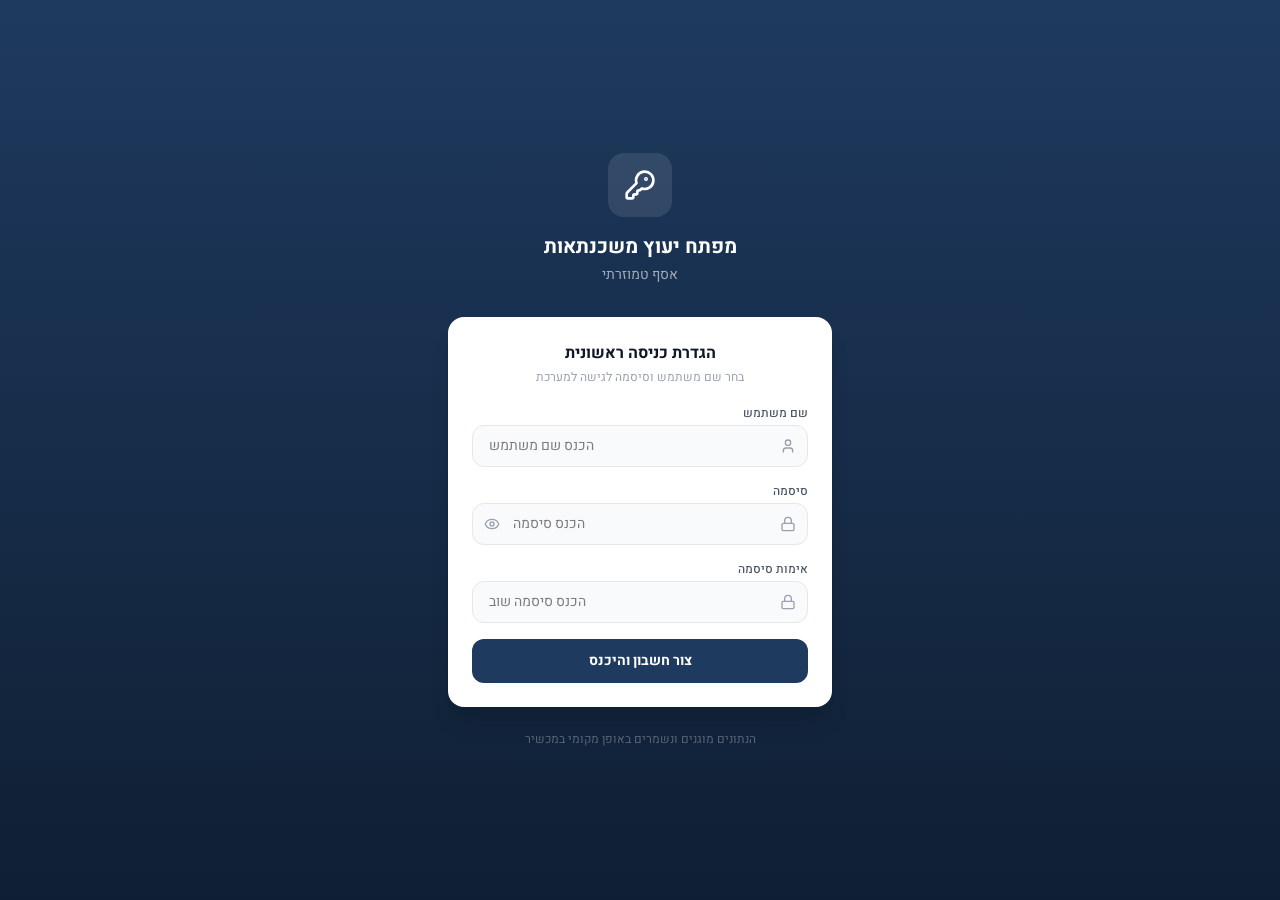
<file: index.html>
<!doctype html>
<html lang="he" dir="rtl">
  <head>
    <meta charset="UTF-8" />
    <link rel="icon" type="image/svg+xml" href="./favicon.svg" />
    <meta name="viewport" content="width=device-width, initial-scale=1.0" />
    <meta name="theme-color" content="#1E3A5F" />
    <meta name="apple-mobile-web-app-capable" content="yes" />
    <meta name="apple-mobile-web-app-status-bar-style" content="black-translucent" />
    <link rel="manifest" href="./manifest.json" />
    <link rel="apple-touch-icon" href="./icon-192.png" />
    <title>מפתח יעוץ משכנתאות - אסף טמוזרתי</title>
    <link rel="preconnect" href="https://fonts.googleapis.com" />
    <link rel="preconnect" href="https://fonts.gstatic.com" crossorigin />
    <link
      href="https://fonts.googleapis.com/css2?family=Heebo:wght@300;400;500;600;700;800;900&display=swap"
      rel="stylesheet"
    />
    <script type="module" crossorigin src="./assets/index-5c5wqFQ_.js"></script>
    <link rel="stylesheet" crossorigin href="./assets/index-6IQli1kr.css">
  </head>
  <body>
    <div id="root"></div>
    <script>
      if ('serviceWorker' in navigator) {
        window.addEventListener('load', () => {
          navigator.serviceWorker.register('./sw.js').catch(() => {});
        });
      }
    </script>
  </body>
</html>
</file>
<file: assets/index-6IQli1kr.css>
@import "https://fonts.googleapis.com/css2?family=Heebo:wght@300;400;500;600;700;800;900&display=swap";@layer components;@layer properties{@supports (((-webkit-hyphens:none)) and (not (margin-trim:inline))) or ((-moz-orient:inline) and (not (color:rgb(from red r g b)))){*,:before,:after,::backdrop{--tw-translate-x:0;--tw-translate-y:0;--tw-translate-z:0;--tw-rotate-x:initial;--tw-rotate-y:initial;--tw-rotate-z:initial;--tw-skew-x:initial;--tw-skew-y:initial;--tw-space-y-reverse:0;--tw-divide-y-reverse:0;--tw-border-style:solid;--tw-gradient-position:initial;--tw-gradient-from:#0000;--tw-gradient-via:#0000;--tw-gradient-to:#0000;--tw-gradient-stops:initial;--tw-gradient-via-stops:initial;--tw-gradient-from-position:0%;--tw-gradient-via-position:50%;--tw-gradient-to-position:100%;--tw-leading:initial;--tw-font-weight:initial;--tw-tracking:initial;--tw-shadow:0 0 #0000;--tw-shadow-color:initial;--tw-shadow-alpha:100%;--tw-inset-shadow:0 0 #0000;--tw-inset-shadow-color:initial;--tw-inset-shadow-alpha:100%;--tw-ring-color:initial;--tw-ring-shadow:0 0 #0000;--tw-inset-ring-color:initial;--tw-inset-ring-shadow:0 0 #0000;--tw-ring-inset:initial;--tw-ring-offset-width:0px;--tw-ring-offset-color:#fff;--tw-ring-offset-shadow:0 0 #0000;--tw-blur:initial;--tw-brightness:initial;--tw-contrast:initial;--tw-grayscale:initial;--tw-hue-rotate:initial;--tw-invert:initial;--tw-opacity:initial;--tw-saturate:initial;--tw-sepia:initial;--tw-drop-shadow:initial;--tw-drop-shadow-color:initial;--tw-drop-shadow-alpha:100%;--tw-drop-shadow-size:initial;--tw-backdrop-blur:initial;--tw-backdrop-brightness:initial;--tw-backdrop-contrast:initial;--tw-backdrop-grayscale:initial;--tw-backdrop-hue-rotate:initial;--tw-backdrop-invert:initial;--tw-backdrop-opacity:initial;--tw-backdrop-saturate:initial;--tw-backdrop-sepia:initial;--tw-duration:initial}}}@layer theme{:root,:host{--font-sans:ui-sans-serif, system-ui, sans-serif, "Apple Color Emoji", "Segoe UI Emoji", "Segoe UI Symbol", "Noto Color Emoji";--font-mono:ui-monospace, SFMono-Regular, Menlo, Monaco, Consolas, "Liberation Mono", "Courier New", monospace;--color-red-50:oklch(97.1% .013 17.38);--color-red-100:oklch(93.6% .032 17.717);--color-red-200:oklch(88.5% .062 18.334);--color-red-300:oklch(80.8% .114 19.571);--color-red-400:oklch(70.4% .191 22.216);--color-red-500:oklch(63.7% .237 25.331);--color-red-600:oklch(57.7% .245 27.325);--color-red-700:oklch(50.5% .213 27.518);--color-orange-50:oklch(98% .016 73.684);--color-orange-100:oklch(95.4% .038 75.164);--color-orange-600:oklch(64.6% .222 41.116);--color-orange-700:oklch(55.3% .195 38.402);--color-amber-50:oklch(98.7% .022 95.277);--color-amber-100:oklch(96.2% .059 95.617);--color-amber-200:oklch(92.4% .12 95.746);--color-amber-500:oklch(76.9% .188 70.08);--color-amber-600:oklch(66.6% .179 58.318);--color-amber-700:oklch(55.5% .163 48.998);--color-yellow-100:oklch(97.3% .071 103.193);--color-yellow-200:oklch(94.5% .129 101.54);--color-yellow-300:oklch(90.5% .182 98.111);--color-yellow-600:oklch(68.1% .162 75.834);--color-yellow-700:oklch(55.4% .135 66.442);--color-green-50:oklch(98.2% .018 155.826);--color-green-100:oklch(96.2% .044 156.743);--color-green-200:oklch(92.5% .084 155.995);--color-green-300:oklch(87.1% .15 154.449);--color-green-500:oklch(72.3% .219 149.579);--color-green-600:oklch(62.7% .194 149.214);--color-green-700:oklch(52.7% .154 150.069);--color-green-900:oklch(39.3% .095 152.535);--color-emerald-50:oklch(97.9% .021 166.113);--color-emerald-100:oklch(95% .052 163.051);--color-emerald-200:oklch(90.5% .093 164.15);--color-emerald-300:oklch(84.5% .143 164.978);--color-emerald-600:oklch(59.6% .145 163.225);--color-emerald-700:oklch(50.8% .118 165.612);--color-blue-50:oklch(97% .014 254.604);--color-blue-100:oklch(93.2% .032 255.585);--color-blue-200:oklch(88.2% .059 254.128);--color-blue-300:oklch(80.9% .105 251.813);--color-blue-400:oklch(70.7% .165 254.624);--color-blue-500:oklch(62.3% .214 259.815);--color-blue-600:oklch(54.6% .245 262.881);--color-blue-700:oklch(48.8% .243 264.376);--color-blue-900:oklch(37.9% .146 265.522);--color-indigo-50:oklch(96.2% .018 272.314);--color-indigo-100:oklch(93% .034 272.788);--color-indigo-200:oklch(87% .065 274.039);--color-indigo-700:oklch(45.7% .24 277.023);--color-purple-50:oklch(97.7% .014 308.299);--color-purple-100:oklch(94.6% .033 307.174);--color-purple-600:oklch(55.8% .288 302.321);--color-purple-900:oklch(38.1% .176 304.987);--color-gray-50:oklch(98.5% .002 247.839);--color-gray-100:oklch(96.7% .003 264.542);--color-gray-200:oklch(92.8% .006 264.531);--color-gray-300:oklch(87.2% .01 258.338);--color-gray-400:oklch(70.7% .022 261.325);--color-gray-500:oklch(55.1% .027 264.364);--color-gray-600:oklch(44.6% .03 256.802);--color-gray-700:oklch(37.3% .034 259.733);--color-gray-800:oklch(27.8% .033 256.848);--color-gray-900:oklch(21% .034 264.665);--color-black:#000;--color-white:#fff;--spacing:.25rem;--container-xs:20rem;--container-sm:24rem;--container-md:28rem;--container-lg:32rem;--container-2xl:42rem;--text-xs:.75rem;--text-xs--line-height:calc(1 / .75);--text-sm:.875rem;--text-sm--line-height:calc(1.25 / .875);--text-base:1rem;--text-base--line-height:calc(1.5 / 1);--text-lg:1.125rem;--text-lg--line-height:calc(1.75 / 1.125);--text-xl:1.25rem;--text-xl--line-height:calc(1.75 / 1.25);--text-2xl:1.5rem;--text-2xl--line-height:calc(2 / 1.5);--text-3xl:1.875rem;--text-3xl--line-height:calc(2.25 / 1.875);--font-weight-medium:500;--font-weight-semibold:600;--font-weight-bold:700;--tracking-tight:-.025em;--leading-tight:1.25;--leading-relaxed:1.625;--radius-lg:.5rem;--radius-xl:.75rem;--radius-2xl:1rem;--animate-spin:spin 1s linear infinite;--blur-sm:8px;--blur-md:12px;--default-transition-duration:.15s;--default-transition-timing-function:cubic-bezier(.4, 0, .2, 1);--default-font-family:var(--font-sans);--default-mono-font-family:var(--font-mono)}}@layer base{*,:after,:before,::backdrop{box-sizing:border-box;border:0 solid;margin:0;padding:0}::file-selector-button{box-sizing:border-box;border:0 solid;margin:0;padding:0}html,:host{-webkit-text-size-adjust:100%;tab-size:4;line-height:1.5;font-family:var(--default-font-family,ui-sans-serif, system-ui, sans-serif, "Apple Color Emoji", "Segoe UI Emoji", "Segoe UI Symbol", "Noto Color Emoji");font-feature-settings:var(--default-font-feature-settings,normal);font-variation-settings:var(--default-font-variation-settings,normal);-webkit-tap-highlight-color:transparent}hr{height:0;color:inherit;border-top-width:1px}abbr:where([title]){-webkit-text-decoration:underline dotted;text-decoration:underline dotted}h1,h2,h3,h4,h5,h6{font-size:inherit;font-weight:inherit}a{color:inherit;-webkit-text-decoration:inherit;-webkit-text-decoration:inherit;-webkit-text-decoration:inherit;-webkit-text-decoration:inherit;text-decoration:inherit}b,strong{font-weight:bolder}code,kbd,samp,pre{font-family:var(--default-mono-font-family,ui-monospace, SFMono-Regular, Menlo, Monaco, Consolas, "Liberation Mono", "Courier New", monospace);font-feature-settings:var(--default-mono-font-feature-settings,normal);font-variation-settings:var(--default-mono-font-variation-settings,normal);font-size:1em}small{font-size:80%}sub,sup{vertical-align:baseline;font-size:75%;line-height:0;position:relative}sub{bottom:-.25em}sup{top:-.5em}table{text-indent:0;border-color:inherit;border-collapse:collapse}:-moz-focusring{outline:auto}progress{vertical-align:baseline}summary{display:list-item}ol,ul,menu{list-style:none}img,svg,video,canvas,audio,iframe,embed,object{vertical-align:middle;display:block}img,video{max-width:100%;height:auto}button,input,select,optgroup,textarea{font:inherit;font-feature-settings:inherit;font-variation-settings:inherit;letter-spacing:inherit;color:inherit;opacity:1;background-color:#0000;border-radius:0}::file-selector-button{font:inherit;font-feature-settings:inherit;font-variation-settings:inherit;letter-spacing:inherit;color:inherit;opacity:1;background-color:#0000;border-radius:0}:where(select:is([multiple],[size])) optgroup{font-weight:bolder}:where(select:is([multiple],[size])) optgroup option{padding-inline-start:20px}::file-selector-button{margin-inline-end:4px}::placeholder{opacity:1}@supports (not ((-webkit-appearance:-apple-pay-button))) or (contain-intrinsic-size:1px){::placeholder{color:currentColor}@supports (color:color-mix(in lab, red, red)){::placeholder{color:color-mix(in oklab, currentcolor 50%, transparent)}}}textarea{resize:vertical}::-webkit-search-decoration{-webkit-appearance:none}::-webkit-date-and-time-value{min-height:1lh;text-align:inherit}::-webkit-datetime-edit{display:inline-flex}::-webkit-datetime-edit-fields-wrapper{padding:0}::-webkit-datetime-edit{padding-block:0}::-webkit-datetime-edit-year-field{padding-block:0}::-webkit-datetime-edit-month-field{padding-block:0}::-webkit-datetime-edit-day-field{padding-block:0}::-webkit-datetime-edit-hour-field{padding-block:0}::-webkit-datetime-edit-minute-field{padding-block:0}::-webkit-datetime-edit-second-field{padding-block:0}::-webkit-datetime-edit-millisecond-field{padding-block:0}::-webkit-datetime-edit-meridiem-field{padding-block:0}::-webkit-calendar-picker-indicator{line-height:1}:-moz-ui-invalid{box-shadow:none}button,input:where([type=button],[type=reset],[type=submit]){appearance:button}::file-selector-button{appearance:button}::-webkit-inner-spin-button{height:auto}::-webkit-outer-spin-button{height:auto}[hidden]:where(:not([hidden=until-found])){display:none!important}}@layer utilities{.pointer-events-none{pointer-events:none}.absolute{position:absolute}.fixed{position:fixed}.relative{position:relative}.sticky{position:sticky}.inset-0{inset:calc(var(--spacing) * 0)}.start{inset-inline-start:var(--spacing)}.end{inset-inline-end:var(--spacing)}.top-0{top:calc(var(--spacing) * 0)}.top-1{top:calc(var(--spacing) * 1)}.top-1\/2{top:50%}.top-full{top:100%}.right-0{right:calc(var(--spacing) * 0)}.right-3{right:calc(var(--spacing) * 3)}.bottom-0{bottom:calc(var(--spacing) * 0)}.left-0{left:calc(var(--spacing) * 0)}.left-1{left:calc(var(--spacing) * 1)}.left-3{left:calc(var(--spacing) * 3)}.z-10{z-index:10}.z-30{z-index:30}.z-40{z-index:40}.z-50{z-index:50}.z-\[100\]{z-index:100}.container{width:100%}@media (width>=40rem){.container{max-width:40rem}}@media (width>=48rem){.container{max-width:48rem}}@media (width>=64rem){.container{max-width:64rem}}@media (width>=80rem){.container{max-width:80rem}}@media (width>=96rem){.container{max-width:96rem}}.mx-auto{margin-inline:auto}.-mt-4{margin-top:calc(var(--spacing) * -4)}.mt-0\.5{margin-top:calc(var(--spacing) * .5)}.mt-1{margin-top:calc(var(--spacing) * 1)}.mt-2{margin-top:calc(var(--spacing) * 2)}.mt-3{margin-top:calc(var(--spacing) * 3)}.mt-4{margin-top:calc(var(--spacing) * 4)}.mt-6{margin-top:calc(var(--spacing) * 6)}.mt-10{margin-top:calc(var(--spacing) * 10)}.mt-12{margin-top:calc(var(--spacing) * 12)}.mt-auto{margin-top:auto}.mr-0\.5{margin-right:calc(var(--spacing) * .5)}.mr-1{margin-right:calc(var(--spacing) * 1)}.mr-2{margin-right:calc(var(--spacing) * 2)}.mr-4{margin-right:calc(var(--spacing) * 4)}.mb-1{margin-bottom:calc(var(--spacing) * 1)}.mb-2{margin-bottom:calc(var(--spacing) * 2)}.mb-3{margin-bottom:calc(var(--spacing) * 3)}.mb-4{margin-bottom:calc(var(--spacing) * 4)}.mb-5{margin-bottom:calc(var(--spacing) * 5)}.mb-6{margin-bottom:calc(var(--spacing) * 6)}.mb-8{margin-bottom:calc(var(--spacing) * 8)}.ml-1\.5{margin-left:calc(var(--spacing) * 1.5)}.block{display:block}.flex{display:flex}.grid{display:grid}.hidden{display:none}.inline-block{display:inline-block}.table{display:table}.h-2{height:calc(var(--spacing) * 2)}.h-2\.5{height:calc(var(--spacing) * 2.5)}.h-3{height:calc(var(--spacing) * 3)}.h-3\.5{height:calc(var(--spacing) * 3.5)}.h-4{height:calc(var(--spacing) * 4)}.h-5{height:calc(var(--spacing) * 5)}.h-6{height:calc(var(--spacing) * 6)}.h-7{height:calc(var(--spacing) * 7)}.h-8{height:calc(var(--spacing) * 8)}.h-9{height:calc(var(--spacing) * 9)}.h-10{height:calc(var(--spacing) * 10)}.h-11{height:calc(var(--spacing) * 11)}.h-12{height:calc(var(--spacing) * 12)}.h-14{height:calc(var(--spacing) * 14)}.h-16{height:calc(var(--spacing) * 16)}.h-24{height:calc(var(--spacing) * 24)}.h-64{height:calc(var(--spacing) * 64)}.h-fit{height:fit-content}.h-screen{height:100vh}.max-h-80{max-height:calc(var(--spacing) * 80)}.max-h-96{max-height:calc(var(--spacing) * 96)}.max-h-\[80vh\]{max-height:80vh}.max-h-\[90vh\]{max-height:90vh}.min-h-\[200px\]{min-height:200px}.min-h-screen{min-height:100vh}.w-2\.5{width:calc(var(--spacing) * 2.5)}.w-3{width:calc(var(--spacing) * 3)}.w-3\.5{width:calc(var(--spacing) * 3.5)}.w-4{width:calc(var(--spacing) * 4)}.w-5{width:calc(var(--spacing) * 5)}.w-6{width:calc(var(--spacing) * 6)}.w-7{width:calc(var(--spacing) * 7)}.w-8{width:calc(var(--spacing) * 8)}.w-9{width:calc(var(--spacing) * 9)}.w-10{width:calc(var(--spacing) * 10)}.w-11{width:calc(var(--spacing) * 11)}.w-12{width:calc(var(--spacing) * 12)}.w-14{width:calc(var(--spacing) * 14)}.w-16{width:calc(var(--spacing) * 16)}.w-56{width:calc(var(--spacing) * 56)}.w-72{width:calc(var(--spacing) * 72)}.w-80{width:calc(var(--spacing) * 80)}.w-\[250px\]{width:250px}.w-auto{width:auto}.w-full{width:100%}.max-w-2xl{max-width:var(--container-2xl)}.max-w-\[700px\]{max-width:700px}.max-w-lg{max-width:var(--container-lg)}.max-w-md{max-width:var(--container-md)}.max-w-sm{max-width:var(--container-sm)}.max-w-xs{max-width:var(--container-xs)}.min-w-0{min-width:calc(var(--spacing) * 0)}.min-w-\[56px\]{min-width:56px}.min-w-\[200px\]{min-width:200px}.flex-1{flex:1}.flex-shrink-0,.shrink-0{flex-shrink:0}.-translate-y-1\/2{--tw-translate-y:calc(calc(1 / 2 * 100%) * -1);translate:var(--tw-translate-x) var(--tw-translate-y)}.transform{transform:var(--tw-rotate-x,) var(--tw-rotate-y,) var(--tw-rotate-z,) var(--tw-skew-x,) var(--tw-skew-y,)}.animate-\[fadeIn_150ms_ease-out\]{animation:.15s ease-out fadeIn}.animate-\[scaleIn_200ms_ease-out\]{animation:.2s ease-out scaleIn}.animate-spin{animation:var(--animate-spin)}.cursor-crosshair{cursor:crosshair}.cursor-pointer{cursor:pointer}.touch-none{touch-action:none}.resize-none{resize:none}.list-inside{list-style-position:inside}.list-disc{list-style-type:disc}.appearance-none{appearance:none}.grid-cols-1{grid-template-columns:repeat(1,minmax(0,1fr))}.grid-cols-2{grid-template-columns:repeat(2,minmax(0,1fr))}.grid-cols-3{grid-template-columns:repeat(3,minmax(0,1fr))}.flex-col{flex-direction:column}.flex-wrap{flex-wrap:wrap}.items-center{align-items:center}.items-end{align-items:flex-end}.items-start{align-items:flex-start}.justify-around{justify-content:space-around}.justify-between{justify-content:space-between}.justify-center{justify-content:center}.justify-start{justify-content:flex-start}.gap-0\.5{gap:calc(var(--spacing) * .5)}.gap-1{gap:calc(var(--spacing) * 1)}.gap-1\.5{gap:calc(var(--spacing) * 1.5)}.gap-2{gap:calc(var(--spacing) * 2)}.gap-3{gap:calc(var(--spacing) * 3)}.gap-4{gap:calc(var(--spacing) * 4)}.gap-6{gap:calc(var(--spacing) * 6)}:where(.space-y-1>:not(:last-child)){--tw-space-y-reverse:0;margin-block-start:calc(calc(var(--spacing) * 1) * var(--tw-space-y-reverse));margin-block-end:calc(calc(var(--spacing) * 1) * calc(1 - var(--tw-space-y-reverse)))}:where(.space-y-2>:not(:last-child)){--tw-space-y-reverse:0;margin-block-start:calc(calc(var(--spacing) * 2) * var(--tw-space-y-reverse));margin-block-end:calc(calc(var(--spacing) * 2) * calc(1 - var(--tw-space-y-reverse)))}:where(.space-y-3>:not(:last-child)){--tw-space-y-reverse:0;margin-block-start:calc(calc(var(--spacing) * 3) * var(--tw-space-y-reverse));margin-block-end:calc(calc(var(--spacing) * 3) * calc(1 - var(--tw-space-y-reverse)))}:where(.space-y-4>:not(:last-child)){--tw-space-y-reverse:0;margin-block-start:calc(calc(var(--spacing) * 4) * var(--tw-space-y-reverse));margin-block-end:calc(calc(var(--spacing) * 4) * calc(1 - var(--tw-space-y-reverse)))}:where(.space-y-6>:not(:last-child)){--tw-space-y-reverse:0;margin-block-start:calc(calc(var(--spacing) * 6) * var(--tw-space-y-reverse));margin-block-end:calc(calc(var(--spacing) * 6) * calc(1 - var(--tw-space-y-reverse)))}.gap-x-8{column-gap:calc(var(--spacing) * 8)}:where(.divide-y>:not(:last-child)){--tw-divide-y-reverse:0;border-bottom-style:var(--tw-border-style);border-top-style:var(--tw-border-style);border-top-width:calc(1px * var(--tw-divide-y-reverse));border-bottom-width:calc(1px * calc(1 - var(--tw-divide-y-reverse)))}:where(.divide-gray-50>:not(:last-child)){border-color:var(--color-gray-50)}.self-start{align-self:flex-start}.truncate{text-overflow:ellipsis;white-space:nowrap;overflow:hidden}.overflow-auto{overflow:auto}.overflow-hidden{overflow:hidden}.overflow-x-auto{overflow-x:auto}.overflow-y-auto{overflow-y:auto}.rounded{border-radius:.25rem}.rounded-2xl{border-radius:var(--radius-2xl)}.rounded-full{border-radius:3.40282e38px}.rounded-lg{border-radius:var(--radius-lg)}.rounded-xl{border-radius:var(--radius-xl)}.rounded-t-lg{border-top-left-radius:var(--radius-lg);border-top-right-radius:var(--radius-lg)}.border{border-style:var(--tw-border-style);border-width:1px}.border-2{border-style:var(--tw-border-style);border-width:2px}.border-t{border-top-style:var(--tw-border-style);border-top-width:1px}.border-t-2{border-top-style:var(--tw-border-style);border-top-width:2px}.border-b{border-bottom-style:var(--tw-border-style);border-bottom-width:1px}.border-b-2{border-bottom-style:var(--tw-border-style);border-bottom-width:2px}.border-dashed{--tw-border-style:dashed;border-style:dashed}.border-none{--tw-border-style:none;border-style:none}.border-\[\#1E3A5F\]{border-color:#1e3a5f}.border-amber-200{border-color:var(--color-amber-200)}.border-blue-100{border-color:var(--color-blue-100)}.border-blue-200{border-color:var(--color-blue-200)}.border-blue-500{border-color:var(--color-blue-500)}.border-emerald-200{border-color:var(--color-emerald-200)}.border-gray-50{border-color:var(--color-gray-50)}.border-gray-100{border-color:var(--color-gray-100)}.border-gray-200{border-color:var(--color-gray-200)}.border-gray-300{border-color:var(--color-gray-300)}.border-indigo-200{border-color:var(--color-indigo-200)}.border-red-200{border-color:var(--color-red-200)}.border-red-400{border-color:var(--color-red-400)}.border-white\/10{border-color:#ffffff1a}@supports (color:color-mix(in lab, red, red)){.border-white\/10{border-color:color-mix(in oklab, var(--color-white) 10%, transparent)}}.bg-\[\#1E3A5F\]{background-color:#1e3a5f}.bg-\[\#1E3A5F\]\/5{background-color:oklab(34.6182% -.0177443 -.0713795/.05)}.bg-\[\#1E3A5F\]\/10{background-color:oklab(34.6182% -.0177443 -.0713795/.1)}.bg-\[\#1E3A5F\]\/80{background-color:oklab(34.6182% -.0177443 -.0713795/.8)}.bg-\[\#f8fafc\]{background-color:#f8fafc}.bg-amber-50{background-color:var(--color-amber-50)}.bg-amber-100{background-color:var(--color-amber-100)}.bg-amber-500{background-color:var(--color-amber-500)}.bg-black\/40{background-color:#0006}@supports (color:color-mix(in lab, red, red)){.bg-black\/40{background-color:color-mix(in oklab, var(--color-black) 40%, transparent)}}.bg-black\/50{background-color:#00000080}@supports (color:color-mix(in lab, red, red)){.bg-black\/50{background-color:color-mix(in oklab, var(--color-black) 50%, transparent)}}.bg-blue-50{background-color:var(--color-blue-50)}.bg-blue-50\/50{background-color:#eff6ff80}@supports (color:color-mix(in lab, red, red)){.bg-blue-50\/50{background-color:color-mix(in oklab, var(--color-blue-50) 50%, transparent)}}.bg-blue-100{background-color:var(--color-blue-100)}.bg-blue-200{background-color:var(--color-blue-200)}.bg-blue-600{background-color:var(--color-blue-600)}.bg-emerald-50{background-color:var(--color-emerald-50)}.bg-emerald-100{background-color:var(--color-emerald-100)}.bg-emerald-200{background-color:var(--color-emerald-200)}.bg-gray-50{background-color:var(--color-gray-50)}.bg-gray-100{background-color:var(--color-gray-100)}.bg-gray-200{background-color:var(--color-gray-200)}.bg-green-50{background-color:var(--color-green-50)}.bg-green-100{background-color:var(--color-green-100)}.bg-green-200{background-color:var(--color-green-200)}.bg-green-500{background-color:var(--color-green-500)}.bg-green-600{background-color:var(--color-green-600)}.bg-indigo-50{background-color:var(--color-indigo-50)}.bg-indigo-100{background-color:var(--color-indigo-100)}.bg-orange-50{background-color:var(--color-orange-50)}.bg-orange-100{background-color:var(--color-orange-100)}.bg-purple-50{background-color:var(--color-purple-50)}.bg-purple-100{background-color:var(--color-purple-100)}.bg-red-50{background-color:var(--color-red-50)}.bg-red-100{background-color:var(--color-red-100)}.bg-red-200{background-color:var(--color-red-200)}.bg-red-500{background-color:var(--color-red-500)}.bg-red-600{background-color:var(--color-red-600)}.bg-transparent{background-color:#0000}.bg-white{background-color:var(--color-white)}.bg-white\/10{background-color:#ffffff1a}@supports (color:color-mix(in lab, red, red)){.bg-white\/10{background-color:color-mix(in oklab, var(--color-white) 10%, transparent)}}.bg-white\/15{background-color:#ffffff26}@supports (color:color-mix(in lab, red, red)){.bg-white\/15{background-color:color-mix(in oklab, var(--color-white) 15%, transparent)}}.bg-white\/20{background-color:#fff3}@supports (color:color-mix(in lab, red, red)){.bg-white\/20{background-color:color-mix(in oklab, var(--color-white) 20%, transparent)}}.bg-white\/80{background-color:#fffc}@supports (color:color-mix(in lab, red, red)){.bg-white\/80{background-color:color-mix(in oklab, var(--color-white) 80%, transparent)}}.bg-yellow-100{background-color:var(--color-yellow-100)}.bg-yellow-200{background-color:var(--color-yellow-200)}.bg-gradient-to-b{--tw-gradient-position:to bottom in oklab;background-image:linear-gradient(var(--tw-gradient-stops))}.bg-gradient-to-l{--tw-gradient-position:to left in oklab;background-image:linear-gradient(var(--tw-gradient-stops))}.from-\[\#1E3A5F\]{--tw-gradient-from:#1e3a5f;--tw-gradient-stops:var(--tw-gradient-via-stops,var(--tw-gradient-position), var(--tw-gradient-from) var(--tw-gradient-from-position), var(--tw-gradient-to) var(--tw-gradient-to-position))}.to-\[\#0f1f33\]{--tw-gradient-to:#0f1f33;--tw-gradient-stops:var(--tw-gradient-via-stops,var(--tw-gradient-position), var(--tw-gradient-from) var(--tw-gradient-from-position), var(--tw-gradient-to) var(--tw-gradient-to-position))}.to-\[\#2a5280\]{--tw-gradient-to:#2a5280;--tw-gradient-stops:var(--tw-gradient-via-stops,var(--tw-gradient-position), var(--tw-gradient-from) var(--tw-gradient-from-position), var(--tw-gradient-to) var(--tw-gradient-to-position))}.stroke-\[2\.5\]{stroke-width:2.5px}.object-contain{object-fit:contain}.p-1{padding:calc(var(--spacing) * 1)}.p-1\.5{padding:calc(var(--spacing) * 1.5)}.p-2{padding:calc(var(--spacing) * 2)}.p-2\.5{padding:calc(var(--spacing) * 2.5)}.p-3{padding:calc(var(--spacing) * 3)}.p-4{padding:calc(var(--spacing) * 4)}.p-5{padding:calc(var(--spacing) * 5)}.p-6{padding:calc(var(--spacing) * 6)}.p-8{padding:calc(var(--spacing) * 8)}.px-2{padding-inline:calc(var(--spacing) * 2)}.px-2\.5{padding-inline:calc(var(--spacing) * 2.5)}.px-3{padding-inline:calc(var(--spacing) * 3)}.px-4{padding-inline:calc(var(--spacing) * 4)}.px-5{padding-inline:calc(var(--spacing) * 5)}.px-6{padding-inline:calc(var(--spacing) * 6)}.py-0\.5{padding-block:calc(var(--spacing) * .5)}.py-1{padding-block:calc(var(--spacing) * 1)}.py-1\.5{padding-block:calc(var(--spacing) * 1.5)}.py-2{padding-block:calc(var(--spacing) * 2)}.py-2\.5{padding-block:calc(var(--spacing) * 2.5)}.py-3{padding-block:calc(var(--spacing) * 3)}.py-4{padding-block:calc(var(--spacing) * 4)}.py-5{padding-block:calc(var(--spacing) * 5)}.py-6{padding-block:calc(var(--spacing) * 6)}.py-8{padding-block:calc(var(--spacing) * 8)}.py-12{padding-block:calc(var(--spacing) * 12)}.py-16{padding-block:calc(var(--spacing) * 16)}.pt-1{padding-top:calc(var(--spacing) * 1)}.pt-2{padding-top:calc(var(--spacing) * 2)}.pt-3{padding-top:calc(var(--spacing) * 3)}.pt-4{padding-top:calc(var(--spacing) * 4)}.pr-10{padding-right:calc(var(--spacing) * 10)}.pb-1{padding-bottom:calc(var(--spacing) * 1)}.pb-5{padding-bottom:calc(var(--spacing) * 5)}.pb-24{padding-bottom:calc(var(--spacing) * 24)}.pb-\[max\(0\.25rem\,env\(safe-area-inset-bottom\)\)\]{padding-bottom:max(.25rem, env(safe-area-inset-bottom))}.pl-3{padding-left:calc(var(--spacing) * 3)}.pl-4{padding-left:calc(var(--spacing) * 4)}.pl-10{padding-left:calc(var(--spacing) * 10)}.text-center{text-align:center}.text-left{text-align:left}.text-right{text-align:right}.font-mono{font-family:var(--font-mono)}.text-2xl{font-size:var(--text-2xl);line-height:var(--tw-leading,var(--text-2xl--line-height))}.text-3xl{font-size:var(--text-3xl);line-height:var(--tw-leading,var(--text-3xl--line-height))}.text-base{font-size:var(--text-base);line-height:var(--tw-leading,var(--text-base--line-height))}.text-lg{font-size:var(--text-lg);line-height:var(--tw-leading,var(--text-lg--line-height))}.text-sm{font-size:var(--text-sm);line-height:var(--tw-leading,var(--text-sm--line-height))}.text-xl{font-size:var(--text-xl);line-height:var(--tw-leading,var(--text-xl--line-height))}.text-xs{font-size:var(--text-xs);line-height:var(--tw-leading,var(--text-xs--line-height))}.text-\[10px\]{font-size:10px}.leading-7{--tw-leading:calc(var(--spacing) * 7);line-height:calc(var(--spacing) * 7)}.leading-8{--tw-leading:calc(var(--spacing) * 8);line-height:calc(var(--spacing) * 8)}.leading-relaxed{--tw-leading:var(--leading-relaxed);line-height:var(--leading-relaxed)}.leading-tight{--tw-leading:var(--leading-tight);line-height:var(--leading-tight)}.font-bold{--tw-font-weight:var(--font-weight-bold);font-weight:var(--font-weight-bold)}.font-medium{--tw-font-weight:var(--font-weight-medium);font-weight:var(--font-weight-medium)}.font-semibold{--tw-font-weight:var(--font-weight-semibold);font-weight:var(--font-weight-semibold)}.tracking-tight{--tw-tracking:var(--tracking-tight);letter-spacing:var(--tracking-tight)}.whitespace-nowrap{white-space:nowrap}.whitespace-pre-wrap{white-space:pre-wrap}.text-\[\#1E3A5F\]{color:#1e3a5f}.text-amber-500{color:var(--color-amber-500)}.text-amber-600{color:var(--color-amber-600)}.text-amber-700{color:var(--color-amber-700)}.text-blue-500{color:var(--color-blue-500)}.text-blue-600{color:var(--color-blue-600)}.text-blue-700{color:var(--color-blue-700)}.text-blue-900{color:var(--color-blue-900)}.text-emerald-600{color:var(--color-emerald-600)}.text-emerald-700{color:var(--color-emerald-700)}.text-gray-400{color:var(--color-gray-400)}.text-gray-500{color:var(--color-gray-500)}.text-gray-600{color:var(--color-gray-600)}.text-gray-700{color:var(--color-gray-700)}.text-gray-800{color:var(--color-gray-800)}.text-gray-900{color:var(--color-gray-900)}.text-green-600{color:var(--color-green-600)}.text-green-700{color:var(--color-green-700)}.text-green-900{color:var(--color-green-900)}.text-indigo-700{color:var(--color-indigo-700)}.text-orange-600{color:var(--color-orange-600)}.text-orange-700{color:var(--color-orange-700)}.text-purple-600{color:var(--color-purple-600)}.text-purple-900{color:var(--color-purple-900)}.text-red-400{color:var(--color-red-400)}.text-red-500{color:var(--color-red-500)}.text-red-600{color:var(--color-red-600)}.text-red-700{color:var(--color-red-700)}.text-white{color:var(--color-white)}.text-white\/30{color:#ffffff4d}@supports (color:color-mix(in lab, red, red)){.text-white\/30{color:color-mix(in oklab, var(--color-white) 30%, transparent)}}.text-white\/40{color:#fff6}@supports (color:color-mix(in lab, red, red)){.text-white\/40{color:color-mix(in oklab, var(--color-white) 40%, transparent)}}.text-white\/60{color:#fff9}@supports (color:color-mix(in lab, red, red)){.text-white\/60{color:color-mix(in oklab, var(--color-white) 60%, transparent)}}.text-white\/70{color:#ffffffb3}@supports (color:color-mix(in lab, red, red)){.text-white\/70{color:color-mix(in oklab, var(--color-white) 70%, transparent)}}.text-yellow-600{color:var(--color-yellow-600)}.text-yellow-700{color:var(--color-yellow-700)}.underline{text-decoration-line:underline}.shadow-2xl{--tw-shadow:0 25px 50px -12px var(--tw-shadow-color,#00000040);box-shadow:var(--tw-inset-shadow), var(--tw-inset-ring-shadow), var(--tw-ring-offset-shadow), var(--tw-ring-shadow), var(--tw-shadow)}.shadow-\[0_-2px_10px_rgba\(0\,0\,0\,0\.06\)\]{--tw-shadow:0 -2px 10px var(--tw-shadow-color,#0000000f);box-shadow:var(--tw-inset-shadow), var(--tw-inset-ring-shadow), var(--tw-ring-offset-shadow), var(--tw-ring-shadow), var(--tw-shadow)}.shadow-lg{--tw-shadow:0 10px 15px -3px var(--tw-shadow-color,#0000001a), 0 4px 6px -4px var(--tw-shadow-color,#0000001a);box-shadow:var(--tw-inset-shadow), var(--tw-inset-ring-shadow), var(--tw-ring-offset-shadow), var(--tw-ring-shadow), var(--tw-shadow)}.shadow-sm{--tw-shadow:0 1px 3px 0 var(--tw-shadow-color,#0000001a), 0 1px 2px -1px var(--tw-shadow-color,#0000001a);box-shadow:var(--tw-inset-shadow), var(--tw-inset-ring-shadow), var(--tw-ring-offset-shadow), var(--tw-ring-shadow), var(--tw-shadow)}.shadow-xl{--tw-shadow:0 20px 25px -5px var(--tw-shadow-color,#0000001a), 0 8px 10px -6px var(--tw-shadow-color,#0000001a);box-shadow:var(--tw-inset-shadow), var(--tw-inset-ring-shadow), var(--tw-ring-offset-shadow), var(--tw-ring-shadow), var(--tw-shadow)}.ring{--tw-ring-shadow:var(--tw-ring-inset,) 0 0 0 calc(1px + var(--tw-ring-offset-width)) var(--tw-ring-color,currentcolor);box-shadow:var(--tw-inset-shadow), var(--tw-inset-ring-shadow), var(--tw-ring-offset-shadow), var(--tw-ring-shadow), var(--tw-shadow)}.ring-2{--tw-ring-shadow:var(--tw-ring-inset,) 0 0 0 calc(2px + var(--tw-ring-offset-width)) var(--tw-ring-color,currentcolor);box-shadow:var(--tw-inset-shadow), var(--tw-inset-ring-shadow), var(--tw-ring-offset-shadow), var(--tw-ring-shadow), var(--tw-shadow)}.ring-blue-300{--tw-ring-color:var(--color-blue-300)}.ring-emerald-300{--tw-ring-color:var(--color-emerald-300)}.ring-gray-300{--tw-ring-color:var(--color-gray-300)}.ring-green-300{--tw-ring-color:var(--color-green-300)}.ring-red-300{--tw-ring-color:var(--color-red-300)}.ring-transparent{--tw-ring-color:transparent}.ring-yellow-300{--tw-ring-color:var(--color-yellow-300)}.filter{filter:var(--tw-blur,) var(--tw-brightness,) var(--tw-contrast,) var(--tw-grayscale,) var(--tw-hue-rotate,) var(--tw-invert,) var(--tw-saturate,) var(--tw-sepia,) var(--tw-drop-shadow,)}.backdrop-blur-md{--tw-backdrop-blur:blur(var(--blur-md));-webkit-backdrop-filter:var(--tw-backdrop-blur,) var(--tw-backdrop-brightness,) var(--tw-backdrop-contrast,) var(--tw-backdrop-grayscale,) var(--tw-backdrop-hue-rotate,) var(--tw-backdrop-invert,) var(--tw-backdrop-opacity,) var(--tw-backdrop-saturate,) var(--tw-backdrop-sepia,);backdrop-filter:var(--tw-backdrop-blur,) var(--tw-backdrop-brightness,) var(--tw-backdrop-contrast,) var(--tw-backdrop-grayscale,) var(--tw-backdrop-hue-rotate,) var(--tw-backdrop-invert,) var(--tw-backdrop-opacity,) var(--tw-backdrop-saturate,) var(--tw-backdrop-sepia,)}.backdrop-blur-sm{--tw-backdrop-blur:blur(var(--blur-sm));-webkit-backdrop-filter:var(--tw-backdrop-blur,) var(--tw-backdrop-brightness,) var(--tw-backdrop-contrast,) var(--tw-backdrop-grayscale,) var(--tw-backdrop-hue-rotate,) var(--tw-backdrop-invert,) var(--tw-backdrop-opacity,) var(--tw-backdrop-saturate,) var(--tw-backdrop-sepia,);backdrop-filter:var(--tw-backdrop-blur,) var(--tw-backdrop-brightness,) var(--tw-backdrop-contrast,) var(--tw-backdrop-grayscale,) var(--tw-backdrop-hue-rotate,) var(--tw-backdrop-invert,) var(--tw-backdrop-opacity,) var(--tw-backdrop-saturate,) var(--tw-backdrop-sepia,)}.transition-all{transition-property:all;transition-timing-function:var(--tw-ease,var(--default-transition-timing-function));transition-duration:var(--tw-duration,var(--default-transition-duration))}.transition-colors{transition-property:color,background-color,border-color,outline-color,text-decoration-color,fill,stroke,--tw-gradient-from,--tw-gradient-via,--tw-gradient-to;transition-timing-function:var(--tw-ease,var(--default-transition-timing-function));transition-duration:var(--tw-duration,var(--default-transition-duration))}.transition-shadow{transition-property:box-shadow;transition-timing-function:var(--tw-ease,var(--default-transition-timing-function));transition-duration:var(--tw-duration,var(--default-transition-duration))}.duration-150{--tw-duration:.15s;transition-duration:.15s}.duration-200{--tw-duration:.2s;transition-duration:.2s}.outline-none{--tw-outline-style:none;outline-style:none}.select-none{-webkit-user-select:none;user-select:none}.placeholder\:text-gray-400::placeholder{color:var(--color-gray-400)}.last\:border-0:last-child{border-style:var(--tw-border-style);border-width:0}.last\:border-none:last-child{--tw-border-style:none;border-style:none}@media (hover:hover){.hover\:border-blue-400:hover{border-color:var(--color-blue-400)}.hover\:bg-\[\#1E3A5F\]\/10:hover{background-color:oklab(34.6182% -.0177443 -.0713795/.1)}.hover\:bg-\[\#1E3A5F\]\/20:hover{background-color:oklab(34.6182% -.0177443 -.0713795/.2)}.hover\:bg-\[\#2a4d7a\]:hover{background-color:#2a4d7a}.hover\:bg-\[\#2a4f7a\]:hover{background-color:#2a4f7a}.hover\:bg-\[\#162d4a\]:hover{background-color:#162d4a}.hover\:bg-amber-600:hover{background-color:var(--color-amber-600)}.hover\:bg-blue-50:hover{background-color:var(--color-blue-50)}.hover\:bg-blue-100:hover{background-color:var(--color-blue-100)}.hover\:bg-blue-700:hover{background-color:var(--color-blue-700)}.hover\:bg-gray-50:hover{background-color:var(--color-gray-50)}.hover\:bg-gray-50\/50:hover{background-color:#f9fafb80}@supports (color:color-mix(in lab, red, red)){.hover\:bg-gray-50\/50:hover{background-color:color-mix(in oklab, var(--color-gray-50) 50%, transparent)}}.hover\:bg-gray-100:hover{background-color:var(--color-gray-100)}.hover\:bg-gray-200:hover{background-color:var(--color-gray-200)}.hover\:bg-green-100:hover{background-color:var(--color-green-100)}.hover\:bg-green-600:hover{background-color:var(--color-green-600)}.hover\:bg-green-700:hover{background-color:var(--color-green-700)}.hover\:bg-orange-100:hover{background-color:var(--color-orange-100)}.hover\:bg-red-50:hover{background-color:var(--color-red-50)}.hover\:bg-red-100:hover{background-color:var(--color-red-100)}.hover\:bg-red-700:hover{background-color:var(--color-red-700)}.hover\:bg-white\/10:hover{background-color:#ffffff1a}@supports (color:color-mix(in lab, red, red)){.hover\:bg-white\/10:hover{background-color:color-mix(in oklab, var(--color-white) 10%, transparent)}}.hover\:text-\[\#1E3A5F\]:hover{color:#1e3a5f}.hover\:text-\[\#162d4a\]:hover{color:#162d4a}.hover\:text-blue-500:hover{color:var(--color-blue-500)}.hover\:text-blue-600:hover{color:var(--color-blue-600)}.hover\:text-gray-600:hover{color:var(--color-gray-600)}.hover\:text-gray-700:hover{color:var(--color-gray-700)}.hover\:text-red-500:hover{color:var(--color-red-500)}.hover\:text-red-600:hover{color:var(--color-red-600)}.hover\:text-red-700:hover{color:var(--color-red-700)}.hover\:text-white:hover{color:var(--color-white)}.hover\:underline:hover{text-decoration-line:underline}.hover\:shadow-md:hover{--tw-shadow:0 4px 6px -1px var(--tw-shadow-color,#0000001a), 0 2px 4px -2px var(--tw-shadow-color,#0000001a);box-shadow:var(--tw-inset-shadow), var(--tw-inset-ring-shadow), var(--tw-ring-offset-shadow), var(--tw-ring-shadow), var(--tw-shadow)}}.focus\:border-\[\#1E3A5F\]:focus{border-color:#1e3a5f}.focus\:border-blue-400:focus{border-color:var(--color-blue-400)}.focus\:border-transparent:focus{border-color:#0000}.focus\:ring-2:focus{--tw-ring-shadow:var(--tw-ring-inset,) 0 0 0 calc(2px + var(--tw-ring-offset-width)) var(--tw-ring-color,currentcolor);box-shadow:var(--tw-inset-shadow), var(--tw-inset-ring-shadow), var(--tw-ring-offset-shadow), var(--tw-ring-shadow), var(--tw-shadow)}.focus\:ring-\[\#1E3A5F\]\/30:focus{--tw-ring-color:oklab(34.6182% -.0177443 -.0713795/.3)}.focus\:ring-blue-200:focus{--tw-ring-color:var(--color-blue-200)}.focus\:ring-blue-400:focus{--tw-ring-color:var(--color-blue-400)}.focus\:ring-blue-500:focus{--tw-ring-color:var(--color-blue-500)}.focus\:outline-none:focus{--tw-outline-style:none;outline-style:none}.active\:scale-\[0\.98\]:active{scale:.98}.active\:bg-gray-50:active{background-color:var(--color-gray-50)}.disabled\:cursor-not-allowed:disabled{cursor:not-allowed}.disabled\:opacity-40:disabled{opacity:.4}.disabled\:opacity-50:disabled{opacity:.5}@media (width>=40rem){.sm\:grid-cols-2{grid-template-columns:repeat(2,minmax(0,1fr))}.sm\:grid-cols-3{grid-template-columns:repeat(3,minmax(0,1fr))}.sm\:flex-row{flex-direction:row}.sm\:items-center{align-items:center}.sm\:justify-between{justify-content:space-between}}@media (width>=48rem){.md\:mr-\[250px\]{margin-right:250px}.md\:block{display:block}.md\:flex{display:flex}.md\:hidden{display:none}.md\:w-72{width:calc(var(--spacing) * 72)}.md\:grid-cols-2{grid-template-columns:repeat(2,minmax(0,1fr))}.md\:grid-cols-4{grid-template-columns:repeat(4,minmax(0,1fr))}.md\:grid-cols-6{grid-template-columns:repeat(6,minmax(0,1fr))}.md\:p-6{padding:calc(var(--spacing) * 6)}.md\:p-10{padding:calc(var(--spacing) * 10)}.md\:px-8{padding-inline:calc(var(--spacing) * 8)}.md\:pb-6{padding-bottom:calc(var(--spacing) * 6)}.md\:text-2xl{font-size:var(--text-2xl);line-height:var(--tw-leading,var(--text-2xl--line-height))}}@media (width>=64rem){.lg\:col-span-2{grid-column:span 2/span 2}.lg\:grid-cols-2{grid-template-columns:repeat(2,minmax(0,1fr))}.lg\:grid-cols-3{grid-template-columns:repeat(3,minmax(0,1fr))}.lg\:grid-cols-5{grid-template-columns:repeat(5,minmax(0,1fr))}}@media print{.print\:hidden{display:none}.print\:max-w-none{max-width:none}.print\:rounded-none{border-radius:0}.print\:border-none{--tw-border-style:none;border-style:none}.print\:p-8{padding:calc(var(--spacing) * 8)}.print\:shadow-none{--tw-shadow:0 0 #0000;box-shadow:var(--tw-inset-shadow), var(--tw-inset-ring-shadow), var(--tw-ring-offset-shadow), var(--tw-ring-shadow), var(--tw-shadow)}}}html{direction:rtl}body{background-color:#f8fafc;margin:0;padding:0;font-family:Heebo,sans-serif}::-webkit-scrollbar{width:6px;height:6px}::-webkit-scrollbar-track{background:0 0}::-webkit-scrollbar-thumb{background-color:#cbd5e1;border-radius:3px}::-webkit-scrollbar-thumb:hover{background-color:#94a3b8}.card{background-color:#fff;border-radius:.75rem;padding:1.5rem;box-shadow:0 1px 2px #0000000d}.btn-primary{color:#fff;cursor:pointer;background-color:#1e3a5f;border:none;border-radius:.5rem;padding:.625rem 1.5rem;font-weight:500;transition:background-color .2s,transform .1s}.btn-primary:hover{background-color:#162d4a}.btn-primary:active{transform:scale(.98)}.btn-secondary{color:#1e3a5f;cursor:pointer;background-color:#0000;border:1.5px solid #1e3a5f;border-radius:.5rem;padding:.625rem 1.5rem;font-weight:500;transition:background-color .2s,color .2s,transform .1s}.btn-secondary:hover{color:#fff;background-color:#1e3a5f}.btn-secondary:active{transform:scale(.98)}@keyframes fadeIn{0%{opacity:0}to{opacity:1}}@keyframes scaleIn{0%{opacity:0;transform:scale(.95)translateY(8px)}to{opacity:1;transform:scale(1)translateY(0)}}a,button,input,select,textarea{transition:all .2s}@media print{body{background:#fff!important}nav,header,aside,.print\:hidden,[class*=MobileNav],[class*=Sidebar],[class*=Header]{display:none!important}main{margin:0!important;padding:0!important}.md\:mr-\[250px\]{margin-right:0!important}}@property --tw-translate-x{syntax:"*";inherits:false;initial-value:0}@property --tw-translate-y{syntax:"*";inherits:false;initial-value:0}@property --tw-translate-z{syntax:"*";inherits:false;initial-value:0}@property --tw-rotate-x{syntax:"*";inherits:false}@property --tw-rotate-y{syntax:"*";inherits:false}@property --tw-rotate-z{syntax:"*";inherits:false}@property --tw-skew-x{syntax:"*";inherits:false}@property --tw-skew-y{syntax:"*";inherits:false}@property --tw-space-y-reverse{syntax:"*";inherits:false;initial-value:0}@property --tw-divide-y-reverse{syntax:"*";inherits:false;initial-value:0}@property --tw-border-style{syntax:"*";inherits:false;initial-value:solid}@property --tw-gradient-position{syntax:"*";inherits:false}@property --tw-gradient-from{syntax:"<color>";inherits:false;initial-value:#0000}@property --tw-gradient-via{syntax:"<color>";inherits:false;initial-value:#0000}@property --tw-gradient-to{syntax:"<color>";inherits:false;initial-value:#0000}@property --tw-gradient-stops{syntax:"*";inherits:false}@property --tw-gradient-via-stops{syntax:"*";inherits:false}@property --tw-gradient-from-position{syntax:"<length-percentage>";inherits:false;initial-value:0%}@property --tw-gradient-via-position{syntax:"<length-percentage>";inherits:false;initial-value:50%}@property --tw-gradient-to-position{syntax:"<length-percentage>";inherits:false;initial-value:100%}@property --tw-leading{syntax:"*";inherits:false}@property --tw-font-weight{syntax:"*";inherits:false}@property --tw-tracking{syntax:"*";inherits:false}@property --tw-shadow{syntax:"*";inherits:false;initial-value:0 0 #0000}@property --tw-shadow-color{syntax:"*";inherits:false}@property --tw-shadow-alpha{syntax:"<percentage>";inherits:false;initial-value:100%}@property --tw-inset-shadow{syntax:"*";inherits:false;initial-value:0 0 #0000}@property --tw-inset-shadow-color{syntax:"*";inherits:false}@property --tw-inset-shadow-alpha{syntax:"<percentage>";inherits:false;initial-value:100%}@property --tw-ring-color{syntax:"*";inherits:false}@property --tw-ring-shadow{syntax:"*";inherits:false;initial-value:0 0 #0000}@property --tw-inset-ring-color{syntax:"*";inherits:false}@property --tw-inset-ring-shadow{syntax:"*";inherits:false;initial-value:0 0 #0000}@property --tw-ring-inset{syntax:"*";inherits:false}@property --tw-ring-offset-width{syntax:"<length>";inherits:false;initial-value:0}@property --tw-ring-offset-color{syntax:"*";inherits:false;initial-value:#fff}@property --tw-ring-offset-shadow{syntax:"*";inherits:false;initial-value:0 0 #0000}@property --tw-blur{syntax:"*";inherits:false}@property --tw-brightness{syntax:"*";inherits:false}@property --tw-contrast{syntax:"*";inherits:false}@property --tw-grayscale{syntax:"*";inherits:false}@property --tw-hue-rotate{syntax:"*";inherits:false}@property --tw-invert{syntax:"*";inherits:false}@property --tw-opacity{syntax:"*";inherits:false}@property --tw-saturate{syntax:"*";inherits:false}@property --tw-sepia{syntax:"*";inherits:false}@property --tw-drop-shadow{syntax:"*";inherits:false}@property --tw-drop-shadow-color{syntax:"*";inherits:false}@property --tw-drop-shadow-alpha{syntax:"<percentage>";inherits:false;initial-value:100%}@property --tw-drop-shadow-size{syntax:"*";inherits:false}@property --tw-backdrop-blur{syntax:"*";inherits:false}@property --tw-backdrop-brightness{syntax:"*";inherits:false}@property --tw-backdrop-contrast{syntax:"*";inherits:false}@property --tw-backdrop-grayscale{syntax:"*";inherits:false}@property --tw-backdrop-hue-rotate{syntax:"*";inherits:false}@property --tw-backdrop-invert{syntax:"*";inherits:false}@property --tw-backdrop-opacity{syntax:"*";inherits:false}@property --tw-backdrop-saturate{syntax:"*";inherits:false}@property --tw-backdrop-sepia{syntax:"*";inherits:false}@property --tw-duration{syntax:"*";inherits:false}@keyframes spin{to{transform:rotate(360deg)}}
</file>
<file: MortgagePro-dist/assets/index-CvsK8x2c.css>
@import "https://fonts.googleapis.com/css2?family=Heebo:wght@300;400;500;600;700;800;900&display=swap";@layer components;@layer properties{@supports (((-webkit-hyphens:none)) and (not (margin-trim:inline))) or ((-moz-orient:inline) and (not (color:rgb(from red r g b)))){*,:before,:after,::backdrop{--tw-translate-x:0;--tw-translate-y:0;--tw-translate-z:0;--tw-rotate-x:initial;--tw-rotate-y:initial;--tw-rotate-z:initial;--tw-skew-x:initial;--tw-skew-y:initial;--tw-space-y-reverse:0;--tw-divide-y-reverse:0;--tw-border-style:solid;--tw-gradient-position:initial;--tw-gradient-from:#0000;--tw-gradient-via:#0000;--tw-gradient-to:#0000;--tw-gradient-stops:initial;--tw-gradient-via-stops:initial;--tw-gradient-from-position:0%;--tw-gradient-via-position:50%;--tw-gradient-to-position:100%;--tw-leading:initial;--tw-font-weight:initial;--tw-tracking:initial;--tw-shadow:0 0 #0000;--tw-shadow-color:initial;--tw-shadow-alpha:100%;--tw-inset-shadow:0 0 #0000;--tw-inset-shadow-color:initial;--tw-inset-shadow-alpha:100%;--tw-ring-color:initial;--tw-ring-shadow:0 0 #0000;--tw-inset-ring-color:initial;--tw-inset-ring-shadow:0 0 #0000;--tw-ring-inset:initial;--tw-ring-offset-width:0px;--tw-ring-offset-color:#fff;--tw-ring-offset-shadow:0 0 #0000;--tw-blur:initial;--tw-brightness:initial;--tw-contrast:initial;--tw-grayscale:initial;--tw-hue-rotate:initial;--tw-invert:initial;--tw-opacity:initial;--tw-saturate:initial;--tw-sepia:initial;--tw-drop-shadow:initial;--tw-drop-shadow-color:initial;--tw-drop-shadow-alpha:100%;--tw-drop-shadow-size:initial;--tw-backdrop-blur:initial;--tw-backdrop-brightness:initial;--tw-backdrop-contrast:initial;--tw-backdrop-grayscale:initial;--tw-backdrop-hue-rotate:initial;--tw-backdrop-invert:initial;--tw-backdrop-opacity:initial;--tw-backdrop-saturate:initial;--tw-backdrop-sepia:initial;--tw-duration:initial}}}@layer theme{:root,:host{--font-sans:ui-sans-serif, system-ui, sans-serif, "Apple Color Emoji", "Segoe UI Emoji", "Segoe UI Symbol", "Noto Color Emoji";--font-mono:ui-monospace, SFMono-Regular, Menlo, Monaco, Consolas, "Liberation Mono", "Courier New", monospace;--color-red-50:oklch(97.1% .013 17.38);--color-red-100:oklch(93.6% .032 17.717);--color-red-200:oklch(88.5% .062 18.334);--color-red-300:oklch(80.8% .114 19.571);--color-red-400:oklch(70.4% .191 22.216);--color-red-500:oklch(63.7% .237 25.331);--color-red-600:oklch(57.7% .245 27.325);--color-red-700:oklch(50.5% .213 27.518);--color-orange-50:oklch(98% .016 73.684);--color-orange-100:oklch(95.4% .038 75.164);--color-orange-600:oklch(64.6% .222 41.116);--color-orange-700:oklch(55.3% .195 38.402);--color-amber-50:oklch(98.7% .022 95.277);--color-amber-100:oklch(96.2% .059 95.617);--color-amber-200:oklch(92.4% .12 95.746);--color-amber-500:oklch(76.9% .188 70.08);--color-amber-600:oklch(66.6% .179 58.318);--color-amber-700:oklch(55.5% .163 48.998);--color-yellow-100:oklch(97.3% .071 103.193);--color-yellow-200:oklch(94.5% .129 101.54);--color-yellow-300:oklch(90.5% .182 98.111);--color-yellow-600:oklch(68.1% .162 75.834);--color-yellow-700:oklch(55.4% .135 66.442);--color-green-50:oklch(98.2% .018 155.826);--color-green-100:oklch(96.2% .044 156.743);--color-green-200:oklch(92.5% .084 155.995);--color-green-300:oklch(87.1% .15 154.449);--color-green-500:oklch(72.3% .219 149.579);--color-green-600:oklch(62.7% .194 149.214);--color-green-700:oklch(52.7% .154 150.069);--color-green-900:oklch(39.3% .095 152.535);--color-emerald-50:oklch(97.9% .021 166.113);--color-emerald-100:oklch(95% .052 163.051);--color-emerald-200:oklch(90.5% .093 164.15);--color-emerald-300:oklch(84.5% .143 164.978);--color-emerald-600:oklch(59.6% .145 163.225);--color-emerald-700:oklch(50.8% .118 165.612);--color-blue-50:oklch(97% .014 254.604);--color-blue-100:oklch(93.2% .032 255.585);--color-blue-200:oklch(88.2% .059 254.128);--color-blue-300:oklch(80.9% .105 251.813);--color-blue-400:oklch(70.7% .165 254.624);--color-blue-500:oklch(62.3% .214 259.815);--color-blue-600:oklch(54.6% .245 262.881);--color-blue-700:oklch(48.8% .243 264.376);--color-blue-900:oklch(37.9% .146 265.522);--color-indigo-50:oklch(96.2% .018 272.314);--color-indigo-100:oklch(93% .034 272.788);--color-indigo-200:oklch(87% .065 274.039);--color-indigo-700:oklch(45.7% .24 277.023);--color-purple-50:oklch(97.7% .014 308.299);--color-purple-100:oklch(94.6% .033 307.174);--color-purple-600:oklch(55.8% .288 302.321);--color-purple-900:oklch(38.1% .176 304.987);--color-gray-50:oklch(98.5% .002 247.839);--color-gray-100:oklch(96.7% .003 264.542);--color-gray-200:oklch(92.8% .006 264.531);--color-gray-300:oklch(87.2% .01 258.338);--color-gray-400:oklch(70.7% .022 261.325);--color-gray-500:oklch(55.1% .027 264.364);--color-gray-600:oklch(44.6% .03 256.802);--color-gray-700:oklch(37.3% .034 259.733);--color-gray-800:oklch(27.8% .033 256.848);--color-gray-900:oklch(21% .034 264.665);--color-black:#000;--color-white:#fff;--spacing:.25rem;--container-xs:20rem;--container-sm:24rem;--container-md:28rem;--container-lg:32rem;--container-2xl:42rem;--text-xs:.75rem;--text-xs--line-height:calc(1 / .75);--text-sm:.875rem;--text-sm--line-height:calc(1.25 / .875);--text-base:1rem;--text-base--line-height:calc(1.5 / 1);--text-lg:1.125rem;--text-lg--line-height:calc(1.75 / 1.125);--text-xl:1.25rem;--text-xl--line-height:calc(1.75 / 1.25);--text-2xl:1.5rem;--text-2xl--line-height:calc(2 / 1.5);--text-3xl:1.875rem;--text-3xl--line-height:calc(2.25 / 1.875);--font-weight-medium:500;--font-weight-semibold:600;--font-weight-bold:700;--tracking-tight:-.025em;--leading-tight:1.25;--leading-relaxed:1.625;--radius-lg:.5rem;--radius-xl:.75rem;--radius-2xl:1rem;--animate-spin:spin 1s linear infinite;--blur-sm:8px;--blur-md:12px;--default-transition-duration:.15s;--default-transition-timing-function:cubic-bezier(.4, 0, .2, 1);--default-font-family:var(--font-sans);--default-mono-font-family:var(--font-mono)}}@layer base{*,:after,:before,::backdrop{box-sizing:border-box;border:0 solid;margin:0;padding:0}::file-selector-button{box-sizing:border-box;border:0 solid;margin:0;padding:0}html,:host{-webkit-text-size-adjust:100%;tab-size:4;line-height:1.5;font-family:var(--default-font-family,ui-sans-serif, system-ui, sans-serif, "Apple Color Emoji", "Segoe UI Emoji", "Segoe UI Symbol", "Noto Color Emoji");font-feature-settings:var(--default-font-feature-settings,normal);font-variation-settings:var(--default-font-variation-settings,normal);-webkit-tap-highlight-color:transparent}hr{height:0;color:inherit;border-top-width:1px}abbr:where([title]){-webkit-text-decoration:underline dotted;text-decoration:underline dotted}h1,h2,h3,h4,h5,h6{font-size:inherit;font-weight:inherit}a{color:inherit;-webkit-text-decoration:inherit;-webkit-text-decoration:inherit;-webkit-text-decoration:inherit;-webkit-text-decoration:inherit;text-decoration:inherit}b,strong{font-weight:bolder}code,kbd,samp,pre{font-family:var(--default-mono-font-family,ui-monospace, SFMono-Regular, Menlo, Monaco, Consolas, "Liberation Mono", "Courier New", monospace);font-feature-settings:var(--default-mono-font-feature-settings,normal);font-variation-settings:var(--default-mono-font-variation-settings,normal);font-size:1em}small{font-size:80%}sub,sup{vertical-align:baseline;font-size:75%;line-height:0;position:relative}sub{bottom:-.25em}sup{top:-.5em}table{text-indent:0;border-color:inherit;border-collapse:collapse}:-moz-focusring{outline:auto}progress{vertical-align:baseline}summary{display:list-item}ol,ul,menu{list-style:none}img,svg,video,canvas,audio,iframe,embed,object{vertical-align:middle;display:block}img,video{max-width:100%;height:auto}button,input,select,optgroup,textarea{font:inherit;font-feature-settings:inherit;font-variation-settings:inherit;letter-spacing:inherit;color:inherit;opacity:1;background-color:#0000;border-radius:0}::file-selector-button{font:inherit;font-feature-settings:inherit;font-variation-settings:inherit;letter-spacing:inherit;color:inherit;opacity:1;background-color:#0000;border-radius:0}:where(select:is([multiple],[size])) optgroup{font-weight:bolder}:where(select:is([multiple],[size])) optgroup option{padding-inline-start:20px}::file-selector-button{margin-inline-end:4px}::placeholder{opacity:1}@supports (not ((-webkit-appearance:-apple-pay-button))) or (contain-intrinsic-size:1px){::placeholder{color:currentColor}@supports (color:color-mix(in lab, red, red)){::placeholder{color:color-mix(in oklab, currentcolor 50%, transparent)}}}textarea{resize:vertical}::-webkit-search-decoration{-webkit-appearance:none}::-webkit-date-and-time-value{min-height:1lh;text-align:inherit}::-webkit-datetime-edit{display:inline-flex}::-webkit-datetime-edit-fields-wrapper{padding:0}::-webkit-datetime-edit{padding-block:0}::-webkit-datetime-edit-year-field{padding-block:0}::-webkit-datetime-edit-month-field{padding-block:0}::-webkit-datetime-edit-day-field{padding-block:0}::-webkit-datetime-edit-hour-field{padding-block:0}::-webkit-datetime-edit-minute-field{padding-block:0}::-webkit-datetime-edit-second-field{padding-block:0}::-webkit-datetime-edit-millisecond-field{padding-block:0}::-webkit-datetime-edit-meridiem-field{padding-block:0}::-webkit-calendar-picker-indicator{line-height:1}:-moz-ui-invalid{box-shadow:none}button,input:where([type=button],[type=reset],[type=submit]){appearance:button}::file-selector-button{appearance:button}::-webkit-inner-spin-button{height:auto}::-webkit-outer-spin-button{height:auto}[hidden]:where(:not([hidden=until-found])){display:none!important}}@layer utilities{.pointer-events-none{pointer-events:none}.absolute{position:absolute}.fixed{position:fixed}.relative{position:relative}.sticky{position:sticky}.inset-0{inset:calc(var(--spacing) * 0)}.start{inset-inline-start:var(--spacing)}.end{inset-inline-end:var(--spacing)}.top-0{top:calc(var(--spacing) * 0)}.top-1{top:calc(var(--spacing) * 1)}.top-1\/2{top:50%}.top-full{top:100%}.right-0{right:calc(var(--spacing) * 0)}.right-3{right:calc(var(--spacing) * 3)}.bottom-0{bottom:calc(var(--spacing) * 0)}.left-0{left:calc(var(--spacing) * 0)}.left-1{left:calc(var(--spacing) * 1)}.left-3{left:calc(var(--spacing) * 3)}.z-10{z-index:10}.z-30{z-index:30}.z-40{z-index:40}.z-50{z-index:50}.z-\[100\]{z-index:100}.container{width:100%}@media (width>=40rem){.container{max-width:40rem}}@media (width>=48rem){.container{max-width:48rem}}@media (width>=64rem){.container{max-width:64rem}}@media (width>=80rem){.container{max-width:80rem}}@media (width>=96rem){.container{max-width:96rem}}.mx-auto{margin-inline:auto}.-mt-4{margin-top:calc(var(--spacing) * -4)}.mt-0\.5{margin-top:calc(var(--spacing) * .5)}.mt-1{margin-top:calc(var(--spacing) * 1)}.mt-2{margin-top:calc(var(--spacing) * 2)}.mt-3{margin-top:calc(var(--spacing) * 3)}.mt-4{margin-top:calc(var(--spacing) * 4)}.mt-6{margin-top:calc(var(--spacing) * 6)}.mt-10{margin-top:calc(var(--spacing) * 10)}.mt-12{margin-top:calc(var(--spacing) * 12)}.mt-auto{margin-top:auto}.mr-0\.5{margin-right:calc(var(--spacing) * .5)}.mr-1{margin-right:calc(var(--spacing) * 1)}.mr-2{margin-right:calc(var(--spacing) * 2)}.mr-4{margin-right:calc(var(--spacing) * 4)}.mb-1{margin-bottom:calc(var(--spacing) * 1)}.mb-2{margin-bottom:calc(var(--spacing) * 2)}.mb-3{margin-bottom:calc(var(--spacing) * 3)}.mb-4{margin-bottom:calc(var(--spacing) * 4)}.mb-5{margin-bottom:calc(var(--spacing) * 5)}.mb-6{margin-bottom:calc(var(--spacing) * 6)}.mb-8{margin-bottom:calc(var(--spacing) * 8)}.ml-1\.5{margin-left:calc(var(--spacing) * 1.5)}.block{display:block}.flex{display:flex}.grid{display:grid}.hidden{display:none}.inline-block{display:inline-block}.table{display:table}.h-2{height:calc(var(--spacing) * 2)}.h-2\.5{height:calc(var(--spacing) * 2.5)}.h-3{height:calc(var(--spacing) * 3)}.h-3\.5{height:calc(var(--spacing) * 3.5)}.h-4{height:calc(var(--spacing) * 4)}.h-5{height:calc(var(--spacing) * 5)}.h-6{height:calc(var(--spacing) * 6)}.h-7{height:calc(var(--spacing) * 7)}.h-8{height:calc(var(--spacing) * 8)}.h-9{height:calc(var(--spacing) * 9)}.h-10{height:calc(var(--spacing) * 10)}.h-11{height:calc(var(--spacing) * 11)}.h-12{height:calc(var(--spacing) * 12)}.h-14{height:calc(var(--spacing) * 14)}.h-16{height:calc(var(--spacing) * 16)}.h-24{height:calc(var(--spacing) * 24)}.h-64{height:calc(var(--spacing) * 64)}.h-fit{height:fit-content}.h-screen{height:100vh}.max-h-80{max-height:calc(var(--spacing) * 80)}.max-h-96{max-height:calc(var(--spacing) * 96)}.max-h-\[80vh\]{max-height:80vh}.max-h-\[90vh\]{max-height:90vh}.min-h-\[200px\]{min-height:200px}.min-h-screen{min-height:100vh}.w-2\.5{width:calc(var(--spacing) * 2.5)}.w-3{width:calc(var(--spacing) * 3)}.w-3\.5{width:calc(var(--spacing) * 3.5)}.w-4{width:calc(var(--spacing) * 4)}.w-5{width:calc(var(--spacing) * 5)}.w-6{width:calc(var(--spacing) * 6)}.w-7{width:calc(var(--spacing) * 7)}.w-8{width:calc(var(--spacing) * 8)}.w-9{width:calc(var(--spacing) * 9)}.w-10{width:calc(var(--spacing) * 10)}.w-11{width:calc(var(--spacing) * 11)}.w-12{width:calc(var(--spacing) * 12)}.w-14{width:calc(var(--spacing) * 14)}.w-16{width:calc(var(--spacing) * 16)}.w-56{width:calc(var(--spacing) * 56)}.w-72{width:calc(var(--spacing) * 72)}.w-80{width:calc(var(--spacing) * 80)}.w-\[250px\]{width:250px}.w-auto{width:auto}.w-full{width:100%}.max-w-2xl{max-width:var(--container-2xl)}.max-w-\[700px\]{max-width:700px}.max-w-lg{max-width:var(--container-lg)}.max-w-md{max-width:var(--container-md)}.max-w-sm{max-width:var(--container-sm)}.max-w-xs{max-width:var(--container-xs)}.min-w-0{min-width:calc(var(--spacing) * 0)}.min-w-\[56px\]{min-width:56px}.min-w-\[200px\]{min-width:200px}.flex-1{flex:1}.flex-shrink-0,.shrink-0{flex-shrink:0}.-translate-y-1\/2{--tw-translate-y:calc(calc(1 / 2 * 100%) * -1);translate:var(--tw-translate-x) var(--tw-translate-y)}.transform{transform:var(--tw-rotate-x,) var(--tw-rotate-y,) var(--tw-rotate-z,) var(--tw-skew-x,) var(--tw-skew-y,)}.animate-\[fadeIn_150ms_ease-out\]{animation:.15s ease-out fadeIn}.animate-\[scaleIn_200ms_ease-out\]{animation:.2s ease-out scaleIn}.animate-spin{animation:var(--animate-spin)}.cursor-crosshair{cursor:crosshair}.cursor-pointer{cursor:pointer}.touch-none{touch-action:none}.resize{resize:both}.resize-none{resize:none}.list-inside{list-style-position:inside}.list-disc{list-style-type:disc}.appearance-none{appearance:none}.grid-cols-1{grid-template-columns:repeat(1,minmax(0,1fr))}.grid-cols-2{grid-template-columns:repeat(2,minmax(0,1fr))}.grid-cols-3{grid-template-columns:repeat(3,minmax(0,1fr))}.flex-col{flex-direction:column}.flex-wrap{flex-wrap:wrap}.items-center{align-items:center}.items-end{align-items:flex-end}.items-start{align-items:flex-start}.justify-around{justify-content:space-around}.justify-between{justify-content:space-between}.justify-center{justify-content:center}.justify-start{justify-content:flex-start}.gap-0\.5{gap:calc(var(--spacing) * .5)}.gap-1{gap:calc(var(--spacing) * 1)}.gap-1\.5{gap:calc(var(--spacing) * 1.5)}.gap-2{gap:calc(var(--spacing) * 2)}.gap-3{gap:calc(var(--spacing) * 3)}.gap-4{gap:calc(var(--spacing) * 4)}.gap-6{gap:calc(var(--spacing) * 6)}:where(.space-y-1>:not(:last-child)){--tw-space-y-reverse:0;margin-block-start:calc(calc(var(--spacing) * 1) * var(--tw-space-y-reverse));margin-block-end:calc(calc(var(--spacing) * 1) * calc(1 - var(--tw-space-y-reverse)))}:where(.space-y-2>:not(:last-child)){--tw-space-y-reverse:0;margin-block-start:calc(calc(var(--spacing) * 2) * var(--tw-space-y-reverse));margin-block-end:calc(calc(var(--spacing) * 2) * calc(1 - var(--tw-space-y-reverse)))}:where(.space-y-3>:not(:last-child)){--tw-space-y-reverse:0;margin-block-start:calc(calc(var(--spacing) * 3) * var(--tw-space-y-reverse));margin-block-end:calc(calc(var(--spacing) * 3) * calc(1 - var(--tw-space-y-reverse)))}:where(.space-y-4>:not(:last-child)){--tw-space-y-reverse:0;margin-block-start:calc(calc(var(--spacing) * 4) * var(--tw-space-y-reverse));margin-block-end:calc(calc(var(--spacing) * 4) * calc(1 - var(--tw-space-y-reverse)))}:where(.space-y-6>:not(:last-child)){--tw-space-y-reverse:0;margin-block-start:calc(calc(var(--spacing) * 6) * var(--tw-space-y-reverse));margin-block-end:calc(calc(var(--spacing) * 6) * calc(1 - var(--tw-space-y-reverse)))}.gap-x-8{column-gap:calc(var(--spacing) * 8)}:where(.divide-y>:not(:last-child)){--tw-divide-y-reverse:0;border-bottom-style:var(--tw-border-style);border-top-style:var(--tw-border-style);border-top-width:calc(1px * var(--tw-divide-y-reverse));border-bottom-width:calc(1px * calc(1 - var(--tw-divide-y-reverse)))}:where(.divide-gray-50>:not(:last-child)){border-color:var(--color-gray-50)}.self-start{align-self:flex-start}.truncate{text-overflow:ellipsis;white-space:nowrap;overflow:hidden}.overflow-auto{overflow:auto}.overflow-hidden{overflow:hidden}.overflow-x-auto{overflow-x:auto}.overflow-y-auto{overflow-y:auto}.rounded{border-radius:.25rem}.rounded-2xl{border-radius:var(--radius-2xl)}.rounded-full{border-radius:3.40282e38px}.rounded-lg{border-radius:var(--radius-lg)}.rounded-xl{border-radius:var(--radius-xl)}.rounded-t-lg{border-top-left-radius:var(--radius-lg);border-top-right-radius:var(--radius-lg)}.border{border-style:var(--tw-border-style);border-width:1px}.border-2{border-style:var(--tw-border-style);border-width:2px}.border-t{border-top-style:var(--tw-border-style);border-top-width:1px}.border-t-2{border-top-style:var(--tw-border-style);border-top-width:2px}.border-b{border-bottom-style:var(--tw-border-style);border-bottom-width:1px}.border-b-2{border-bottom-style:var(--tw-border-style);border-bottom-width:2px}.border-dashed{--tw-border-style:dashed;border-style:dashed}.border-none{--tw-border-style:none;border-style:none}.border-\[\#1E3A5F\]{border-color:#1e3a5f}.border-amber-200{border-color:var(--color-amber-200)}.border-blue-100{border-color:var(--color-blue-100)}.border-blue-200{border-color:var(--color-blue-200)}.border-blue-500{border-color:var(--color-blue-500)}.border-emerald-200{border-color:var(--color-emerald-200)}.border-gray-50{border-color:var(--color-gray-50)}.border-gray-100{border-color:var(--color-gray-100)}.border-gray-200{border-color:var(--color-gray-200)}.border-gray-300{border-color:var(--color-gray-300)}.border-indigo-200{border-color:var(--color-indigo-200)}.border-red-200{border-color:var(--color-red-200)}.border-red-400{border-color:var(--color-red-400)}.border-white\/10{border-color:#ffffff1a}@supports (color:color-mix(in lab, red, red)){.border-white\/10{border-color:color-mix(in oklab, var(--color-white) 10%, transparent)}}.bg-\[\#1E3A5F\]{background-color:#1e3a5f}.bg-\[\#1E3A5F\]\/5{background-color:oklab(34.6182% -.0177443 -.0713795/.05)}.bg-\[\#1E3A5F\]\/10{background-color:oklab(34.6182% -.0177443 -.0713795/.1)}.bg-\[\#1E3A5F\]\/80{background-color:oklab(34.6182% -.0177443 -.0713795/.8)}.bg-\[\#f8fafc\]{background-color:#f8fafc}.bg-amber-50{background-color:var(--color-amber-50)}.bg-amber-100{background-color:var(--color-amber-100)}.bg-amber-500{background-color:var(--color-amber-500)}.bg-black\/40{background-color:#0006}@supports (color:color-mix(in lab, red, red)){.bg-black\/40{background-color:color-mix(in oklab, var(--color-black) 40%, transparent)}}.bg-black\/50{background-color:#00000080}@supports (color:color-mix(in lab, red, red)){.bg-black\/50{background-color:color-mix(in oklab, var(--color-black) 50%, transparent)}}.bg-blue-50{background-color:var(--color-blue-50)}.bg-blue-50\/50{background-color:#eff6ff80}@supports (color:color-mix(in lab, red, red)){.bg-blue-50\/50{background-color:color-mix(in oklab, var(--color-blue-50) 50%, transparent)}}.bg-blue-100{background-color:var(--color-blue-100)}.bg-blue-200{background-color:var(--color-blue-200)}.bg-blue-600{background-color:var(--color-blue-600)}.bg-emerald-50{background-color:var(--color-emerald-50)}.bg-emerald-100{background-color:var(--color-emerald-100)}.bg-emerald-200{background-color:var(--color-emerald-200)}.bg-gray-50{background-color:var(--color-gray-50)}.bg-gray-100{background-color:var(--color-gray-100)}.bg-gray-200{background-color:var(--color-gray-200)}.bg-green-50{background-color:var(--color-green-50)}.bg-green-100{background-color:var(--color-green-100)}.bg-green-200{background-color:var(--color-green-200)}.bg-green-500{background-color:var(--color-green-500)}.bg-green-600{background-color:var(--color-green-600)}.bg-indigo-50{background-color:var(--color-indigo-50)}.bg-indigo-100{background-color:var(--color-indigo-100)}.bg-orange-50{background-color:var(--color-orange-50)}.bg-orange-100{background-color:var(--color-orange-100)}.bg-purple-50{background-color:var(--color-purple-50)}.bg-purple-100{background-color:var(--color-purple-100)}.bg-red-50{background-color:var(--color-red-50)}.bg-red-100{background-color:var(--color-red-100)}.bg-red-200{background-color:var(--color-red-200)}.bg-red-500{background-color:var(--color-red-500)}.bg-red-600{background-color:var(--color-red-600)}.bg-transparent{background-color:#0000}.bg-white{background-color:var(--color-white)}.bg-white\/10{background-color:#ffffff1a}@supports (color:color-mix(in lab, red, red)){.bg-white\/10{background-color:color-mix(in oklab, var(--color-white) 10%, transparent)}}.bg-white\/15{background-color:#ffffff26}@supports (color:color-mix(in lab, red, red)){.bg-white\/15{background-color:color-mix(in oklab, var(--color-white) 15%, transparent)}}.bg-white\/20{background-color:#fff3}@supports (color:color-mix(in lab, red, red)){.bg-white\/20{background-color:color-mix(in oklab, var(--color-white) 20%, transparent)}}.bg-white\/80{background-color:#fffc}@supports (color:color-mix(in lab, red, red)){.bg-white\/80{background-color:color-mix(in oklab, var(--color-white) 80%, transparent)}}.bg-yellow-100{background-color:var(--color-yellow-100)}.bg-yellow-200{background-color:var(--color-yellow-200)}.bg-gradient-to-b{--tw-gradient-position:to bottom in oklab;background-image:linear-gradient(var(--tw-gradient-stops))}.bg-gradient-to-l{--tw-gradient-position:to left in oklab;background-image:linear-gradient(var(--tw-gradient-stops))}.from-\[\#1E3A5F\]{--tw-gradient-from:#1e3a5f;--tw-gradient-stops:var(--tw-gradient-via-stops,var(--tw-gradient-position), var(--tw-gradient-from) var(--tw-gradient-from-position), var(--tw-gradient-to) var(--tw-gradient-to-position))}.to-\[\#0f1f33\]{--tw-gradient-to:#0f1f33;--tw-gradient-stops:var(--tw-gradient-via-stops,var(--tw-gradient-position), var(--tw-gradient-from) var(--tw-gradient-from-position), var(--tw-gradient-to) var(--tw-gradient-to-position))}.to-\[\#2a5280\]{--tw-gradient-to:#2a5280;--tw-gradient-stops:var(--tw-gradient-via-stops,var(--tw-gradient-position), var(--tw-gradient-from) var(--tw-gradient-from-position), var(--tw-gradient-to) var(--tw-gradient-to-position))}.stroke-\[2\.5\]{stroke-width:2.5px}.object-contain{object-fit:contain}.p-1{padding:calc(var(--spacing) * 1)}.p-1\.5{padding:calc(var(--spacing) * 1.5)}.p-2{padding:calc(var(--spacing) * 2)}.p-2\.5{padding:calc(var(--spacing) * 2.5)}.p-3{padding:calc(var(--spacing) * 3)}.p-4{padding:calc(var(--spacing) * 4)}.p-5{padding:calc(var(--spacing) * 5)}.p-6{padding:calc(var(--spacing) * 6)}.p-8{padding:calc(var(--spacing) * 8)}.px-2{padding-inline:calc(var(--spacing) * 2)}.px-2\.5{padding-inline:calc(var(--spacing) * 2.5)}.px-3{padding-inline:calc(var(--spacing) * 3)}.px-4{padding-inline:calc(var(--spacing) * 4)}.px-5{padding-inline:calc(var(--spacing) * 5)}.px-6{padding-inline:calc(var(--spacing) * 6)}.py-0\.5{padding-block:calc(var(--spacing) * .5)}.py-1{padding-block:calc(var(--spacing) * 1)}.py-1\.5{padding-block:calc(var(--spacing) * 1.5)}.py-2{padding-block:calc(var(--spacing) * 2)}.py-2\.5{padding-block:calc(var(--spacing) * 2.5)}.py-3{padding-block:calc(var(--spacing) * 3)}.py-4{padding-block:calc(var(--spacing) * 4)}.py-5{padding-block:calc(var(--spacing) * 5)}.py-6{padding-block:calc(var(--spacing) * 6)}.py-8{padding-block:calc(var(--spacing) * 8)}.py-12{padding-block:calc(var(--spacing) * 12)}.py-16{padding-block:calc(var(--spacing) * 16)}.pt-1{padding-top:calc(var(--spacing) * 1)}.pt-2{padding-top:calc(var(--spacing) * 2)}.pt-3{padding-top:calc(var(--spacing) * 3)}.pt-4{padding-top:calc(var(--spacing) * 4)}.pr-10{padding-right:calc(var(--spacing) * 10)}.pb-1{padding-bottom:calc(var(--spacing) * 1)}.pb-5{padding-bottom:calc(var(--spacing) * 5)}.pb-24{padding-bottom:calc(var(--spacing) * 24)}.pb-\[max\(0\.25rem\,env\(safe-area-inset-bottom\)\)\]{padding-bottom:max(.25rem, env(safe-area-inset-bottom))}.pl-3{padding-left:calc(var(--spacing) * 3)}.pl-4{padding-left:calc(var(--spacing) * 4)}.pl-10{padding-left:calc(var(--spacing) * 10)}.text-center{text-align:center}.text-left{text-align:left}.text-right{text-align:right}.font-mono{font-family:var(--font-mono)}.text-2xl{font-size:var(--text-2xl);line-height:var(--tw-leading,var(--text-2xl--line-height))}.text-3xl{font-size:var(--text-3xl);line-height:var(--tw-leading,var(--text-3xl--line-height))}.text-base{font-size:var(--text-base);line-height:var(--tw-leading,var(--text-base--line-height))}.text-lg{font-size:var(--text-lg);line-height:var(--tw-leading,var(--text-lg--line-height))}.text-sm{font-size:var(--text-sm);line-height:var(--tw-leading,var(--text-sm--line-height))}.text-xl{font-size:var(--text-xl);line-height:var(--tw-leading,var(--text-xl--line-height))}.text-xs{font-size:var(--text-xs);line-height:var(--tw-leading,var(--text-xs--line-height))}.text-\[10px\]{font-size:10px}.leading-7{--tw-leading:calc(var(--spacing) * 7);line-height:calc(var(--spacing) * 7)}.leading-8{--tw-leading:calc(var(--spacing) * 8);line-height:calc(var(--spacing) * 8)}.leading-relaxed{--tw-leading:var(--leading-relaxed);line-height:var(--leading-relaxed)}.leading-tight{--tw-leading:var(--leading-tight);line-height:var(--leading-tight)}.font-bold{--tw-font-weight:var(--font-weight-bold);font-weight:var(--font-weight-bold)}.font-medium{--tw-font-weight:var(--font-weight-medium);font-weight:var(--font-weight-medium)}.font-semibold{--tw-font-weight:var(--font-weight-semibold);font-weight:var(--font-weight-semibold)}.tracking-tight{--tw-tracking:var(--tracking-tight);letter-spacing:var(--tracking-tight)}.whitespace-nowrap{white-space:nowrap}.whitespace-pre-wrap{white-space:pre-wrap}.text-\[\#1E3A5F\]{color:#1e3a5f}.text-amber-500{color:var(--color-amber-500)}.text-amber-600{color:var(--color-amber-600)}.text-amber-700{color:var(--color-amber-700)}.text-blue-500{color:var(--color-blue-500)}.text-blue-600{color:var(--color-blue-600)}.text-blue-700{color:var(--color-blue-700)}.text-blue-900{color:var(--color-blue-900)}.text-emerald-600{color:var(--color-emerald-600)}.text-emerald-700{color:var(--color-emerald-700)}.text-gray-400{color:var(--color-gray-400)}.text-gray-500{color:var(--color-gray-500)}.text-gray-600{color:var(--color-gray-600)}.text-gray-700{color:var(--color-gray-700)}.text-gray-800{color:var(--color-gray-800)}.text-gray-900{color:var(--color-gray-900)}.text-green-600{color:var(--color-green-600)}.text-green-700{color:var(--color-green-700)}.text-green-900{color:var(--color-green-900)}.text-indigo-700{color:var(--color-indigo-700)}.text-orange-600{color:var(--color-orange-600)}.text-orange-700{color:var(--color-orange-700)}.text-purple-600{color:var(--color-purple-600)}.text-purple-900{color:var(--color-purple-900)}.text-red-400{color:var(--color-red-400)}.text-red-500{color:var(--color-red-500)}.text-red-600{color:var(--color-red-600)}.text-red-700{color:var(--color-red-700)}.text-white{color:var(--color-white)}.text-white\/30{color:#ffffff4d}@supports (color:color-mix(in lab, red, red)){.text-white\/30{color:color-mix(in oklab, var(--color-white) 30%, transparent)}}.text-white\/40{color:#fff6}@supports (color:color-mix(in lab, red, red)){.text-white\/40{color:color-mix(in oklab, var(--color-white) 40%, transparent)}}.text-white\/60{color:#fff9}@supports (color:color-mix(in lab, red, red)){.text-white\/60{color:color-mix(in oklab, var(--color-white) 60%, transparent)}}.text-white\/70{color:#ffffffb3}@supports (color:color-mix(in lab, red, red)){.text-white\/70{color:color-mix(in oklab, var(--color-white) 70%, transparent)}}.text-yellow-600{color:var(--color-yellow-600)}.text-yellow-700{color:var(--color-yellow-700)}.underline{text-decoration-line:underline}.shadow-2xl{--tw-shadow:0 25px 50px -12px var(--tw-shadow-color,#00000040);box-shadow:var(--tw-inset-shadow), var(--tw-inset-ring-shadow), var(--tw-ring-offset-shadow), var(--tw-ring-shadow), var(--tw-shadow)}.shadow-\[0_-2px_10px_rgba\(0\,0\,0\,0\.06\)\]{--tw-shadow:0 -2px 10px var(--tw-shadow-color,#0000000f);box-shadow:var(--tw-inset-shadow), var(--tw-inset-ring-shadow), var(--tw-ring-offset-shadow), var(--tw-ring-shadow), var(--tw-shadow)}.shadow-lg{--tw-shadow:0 10px 15px -3px var(--tw-shadow-color,#0000001a), 0 4px 6px -4px var(--tw-shadow-color,#0000001a);box-shadow:var(--tw-inset-shadow), var(--tw-inset-ring-shadow), var(--tw-ring-offset-shadow), var(--tw-ring-shadow), var(--tw-shadow)}.shadow-sm{--tw-shadow:0 1px 3px 0 var(--tw-shadow-color,#0000001a), 0 1px 2px -1px var(--tw-shadow-color,#0000001a);box-shadow:var(--tw-inset-shadow), var(--tw-inset-ring-shadow), var(--tw-ring-offset-shadow), var(--tw-ring-shadow), var(--tw-shadow)}.shadow-xl{--tw-shadow:0 20px 25px -5px var(--tw-shadow-color,#0000001a), 0 8px 10px -6px var(--tw-shadow-color,#0000001a);box-shadow:var(--tw-inset-shadow), var(--tw-inset-ring-shadow), var(--tw-ring-offset-shadow), var(--tw-ring-shadow), var(--tw-shadow)}.ring{--tw-ring-shadow:var(--tw-ring-inset,) 0 0 0 calc(1px + var(--tw-ring-offset-width)) var(--tw-ring-color,currentcolor);box-shadow:var(--tw-inset-shadow), var(--tw-inset-ring-shadow), var(--tw-ring-offset-shadow), var(--tw-ring-shadow), var(--tw-shadow)}.ring-2{--tw-ring-shadow:var(--tw-ring-inset,) 0 0 0 calc(2px + var(--tw-ring-offset-width)) var(--tw-ring-color,currentcolor);box-shadow:var(--tw-inset-shadow), var(--tw-inset-ring-shadow), var(--tw-ring-offset-shadow), var(--tw-ring-shadow), var(--tw-shadow)}.ring-blue-300{--tw-ring-color:var(--color-blue-300)}.ring-emerald-300{--tw-ring-color:var(--color-emerald-300)}.ring-gray-300{--tw-ring-color:var(--color-gray-300)}.ring-green-300{--tw-ring-color:var(--color-green-300)}.ring-red-300{--tw-ring-color:var(--color-red-300)}.ring-transparent{--tw-ring-color:transparent}.ring-yellow-300{--tw-ring-color:var(--color-yellow-300)}.filter{filter:var(--tw-blur,) var(--tw-brightness,) var(--tw-contrast,) var(--tw-grayscale,) var(--tw-hue-rotate,) var(--tw-invert,) var(--tw-saturate,) var(--tw-sepia,) var(--tw-drop-shadow,)}.backdrop-blur-md{--tw-backdrop-blur:blur(var(--blur-md));-webkit-backdrop-filter:var(--tw-backdrop-blur,) var(--tw-backdrop-brightness,) var(--tw-backdrop-contrast,) var(--tw-backdrop-grayscale,) var(--tw-backdrop-hue-rotate,) var(--tw-backdrop-invert,) var(--tw-backdrop-opacity,) var(--tw-backdrop-saturate,) var(--tw-backdrop-sepia,);backdrop-filter:var(--tw-backdrop-blur,) var(--tw-backdrop-brightness,) var(--tw-backdrop-contrast,) var(--tw-backdrop-grayscale,) var(--tw-backdrop-hue-rotate,) var(--tw-backdrop-invert,) var(--tw-backdrop-opacity,) var(--tw-backdrop-saturate,) var(--tw-backdrop-sepia,)}.backdrop-blur-sm{--tw-backdrop-blur:blur(var(--blur-sm));-webkit-backdrop-filter:var(--tw-backdrop-blur,) var(--tw-backdrop-brightness,) var(--tw-backdrop-contrast,) var(--tw-backdrop-grayscale,) var(--tw-backdrop-hue-rotate,) var(--tw-backdrop-invert,) var(--tw-backdrop-opacity,) var(--tw-backdrop-saturate,) var(--tw-backdrop-sepia,);backdrop-filter:var(--tw-backdrop-blur,) var(--tw-backdrop-brightness,) var(--tw-backdrop-contrast,) var(--tw-backdrop-grayscale,) var(--tw-backdrop-hue-rotate,) var(--tw-backdrop-invert,) var(--tw-backdrop-opacity,) var(--tw-backdrop-saturate,) var(--tw-backdrop-sepia,)}.transition-all{transition-property:all;transition-timing-function:var(--tw-ease,var(--default-transition-timing-function));transition-duration:var(--tw-duration,var(--default-transition-duration))}.transition-colors{transition-property:color,background-color,border-color,outline-color,text-decoration-color,fill,stroke,--tw-gradient-from,--tw-gradient-via,--tw-gradient-to;transition-timing-function:var(--tw-ease,var(--default-transition-timing-function));transition-duration:var(--tw-duration,var(--default-transition-duration))}.transition-shadow{transition-property:box-shadow;transition-timing-function:var(--tw-ease,var(--default-transition-timing-function));transition-duration:var(--tw-duration,var(--default-transition-duration))}.duration-150{--tw-duration:.15s;transition-duration:.15s}.duration-200{--tw-duration:.2s;transition-duration:.2s}.outline-none{--tw-outline-style:none;outline-style:none}.select-none{-webkit-user-select:none;user-select:none}.placeholder\:text-gray-400::placeholder{color:var(--color-gray-400)}.last\:border-0:last-child{border-style:var(--tw-border-style);border-width:0}.last\:border-none:last-child{--tw-border-style:none;border-style:none}@media (hover:hover){.hover\:border-blue-400:hover{border-color:var(--color-blue-400)}.hover\:bg-\[\#1E3A5F\]\/10:hover{background-color:oklab(34.6182% -.0177443 -.0713795/.1)}.hover\:bg-\[\#1E3A5F\]\/20:hover{background-color:oklab(34.6182% -.0177443 -.0713795/.2)}.hover\:bg-\[\#2a4d7a\]:hover{background-color:#2a4d7a}.hover\:bg-\[\#2a4f7a\]:hover{background-color:#2a4f7a}.hover\:bg-\[\#162d4a\]:hover{background-color:#162d4a}.hover\:bg-amber-600:hover{background-color:var(--color-amber-600)}.hover\:bg-blue-50:hover{background-color:var(--color-blue-50)}.hover\:bg-blue-100:hover{background-color:var(--color-blue-100)}.hover\:bg-blue-700:hover{background-color:var(--color-blue-700)}.hover\:bg-gray-50:hover{background-color:var(--color-gray-50)}.hover\:bg-gray-50\/50:hover{background-color:#f9fafb80}@supports (color:color-mix(in lab, red, red)){.hover\:bg-gray-50\/50:hover{background-color:color-mix(in oklab, var(--color-gray-50) 50%, transparent)}}.hover\:bg-gray-100:hover{background-color:var(--color-gray-100)}.hover\:bg-gray-200:hover{background-color:var(--color-gray-200)}.hover\:bg-green-100:hover{background-color:var(--color-green-100)}.hover\:bg-green-600:hover{background-color:var(--color-green-600)}.hover\:bg-green-700:hover{background-color:var(--color-green-700)}.hover\:bg-orange-100:hover{background-color:var(--color-orange-100)}.hover\:bg-red-50:hover{background-color:var(--color-red-50)}.hover\:bg-red-100:hover{background-color:var(--color-red-100)}.hover\:bg-red-700:hover{background-color:var(--color-red-700)}.hover\:bg-white\/10:hover{background-color:#ffffff1a}@supports (color:color-mix(in lab, red, red)){.hover\:bg-white\/10:hover{background-color:color-mix(in oklab, var(--color-white) 10%, transparent)}}.hover\:text-\[\#1E3A5F\]:hover{color:#1e3a5f}.hover\:text-\[\#162d4a\]:hover{color:#162d4a}.hover\:text-blue-500:hover{color:var(--color-blue-500)}.hover\:text-blue-600:hover{color:var(--color-blue-600)}.hover\:text-gray-600:hover{color:var(--color-gray-600)}.hover\:text-gray-700:hover{color:var(--color-gray-700)}.hover\:text-red-500:hover{color:var(--color-red-500)}.hover\:text-red-600:hover{color:var(--color-red-600)}.hover\:text-red-700:hover{color:var(--color-red-700)}.hover\:text-white:hover{color:var(--color-white)}.hover\:underline:hover{text-decoration-line:underline}.hover\:shadow-md:hover{--tw-shadow:0 4px 6px -1px var(--tw-shadow-color,#0000001a), 0 2px 4px -2px var(--tw-shadow-color,#0000001a);box-shadow:var(--tw-inset-shadow), var(--tw-inset-ring-shadow), var(--tw-ring-offset-shadow), var(--tw-ring-shadow), var(--tw-shadow)}}.focus\:border-\[\#1E3A5F\]:focus{border-color:#1e3a5f}.focus\:border-blue-400:focus{border-color:var(--color-blue-400)}.focus\:border-transparent:focus{border-color:#0000}.focus\:ring-2:focus{--tw-ring-shadow:var(--tw-ring-inset,) 0 0 0 calc(2px + var(--tw-ring-offset-width)) var(--tw-ring-color,currentcolor);box-shadow:var(--tw-inset-shadow), var(--tw-inset-ring-shadow), var(--tw-ring-offset-shadow), var(--tw-ring-shadow), var(--tw-shadow)}.focus\:ring-\[\#1E3A5F\]\/30:focus{--tw-ring-color:oklab(34.6182% -.0177443 -.0713795/.3)}.focus\:ring-blue-200:focus{--tw-ring-color:var(--color-blue-200)}.focus\:ring-blue-400:focus{--tw-ring-color:var(--color-blue-400)}.focus\:ring-blue-500:focus{--tw-ring-color:var(--color-blue-500)}.focus\:outline-none:focus{--tw-outline-style:none;outline-style:none}.active\:scale-\[0\.98\]:active{scale:.98}.active\:bg-gray-50:active{background-color:var(--color-gray-50)}.disabled\:cursor-not-allowed:disabled{cursor:not-allowed}.disabled\:opacity-40:disabled{opacity:.4}.disabled\:opacity-50:disabled{opacity:.5}@media (width>=40rem){.sm\:grid-cols-2{grid-template-columns:repeat(2,minmax(0,1fr))}.sm\:grid-cols-3{grid-template-columns:repeat(3,minmax(0,1fr))}.sm\:flex-row{flex-direction:row}.sm\:items-center{align-items:center}.sm\:justify-between{justify-content:space-between}}@media (width>=48rem){.md\:mr-\[250px\]{margin-right:250px}.md\:block{display:block}.md\:flex{display:flex}.md\:hidden{display:none}.md\:w-72{width:calc(var(--spacing) * 72)}.md\:grid-cols-2{grid-template-columns:repeat(2,minmax(0,1fr))}.md\:grid-cols-4{grid-template-columns:repeat(4,minmax(0,1fr))}.md\:grid-cols-6{grid-template-columns:repeat(6,minmax(0,1fr))}.md\:p-6{padding:calc(var(--spacing) * 6)}.md\:p-10{padding:calc(var(--spacing) * 10)}.md\:px-8{padding-inline:calc(var(--spacing) * 8)}.md\:pb-6{padding-bottom:calc(var(--spacing) * 6)}.md\:text-2xl{font-size:var(--text-2xl);line-height:var(--tw-leading,var(--text-2xl--line-height))}}@media (width>=64rem){.lg\:col-span-2{grid-column:span 2/span 2}.lg\:grid-cols-2{grid-template-columns:repeat(2,minmax(0,1fr))}.lg\:grid-cols-3{grid-template-columns:repeat(3,minmax(0,1fr))}.lg\:grid-cols-5{grid-template-columns:repeat(5,minmax(0,1fr))}}@media print{.print\:hidden{display:none}.print\:max-w-none{max-width:none}.print\:rounded-none{border-radius:0}.print\:border-none{--tw-border-style:none;border-style:none}.print\:p-8{padding:calc(var(--spacing) * 8)}.print\:shadow-none{--tw-shadow:0 0 #0000;box-shadow:var(--tw-inset-shadow), var(--tw-inset-ring-shadow), var(--tw-ring-offset-shadow), var(--tw-ring-shadow), var(--tw-shadow)}}}html{direction:rtl}body{background-color:#f8fafc;margin:0;padding:0;font-family:Heebo,sans-serif}::-webkit-scrollbar{width:6px;height:6px}::-webkit-scrollbar-track{background:0 0}::-webkit-scrollbar-thumb{background-color:#cbd5e1;border-radius:3px}::-webkit-scrollbar-thumb:hover{background-color:#94a3b8}.card{background-color:#fff;border-radius:.75rem;padding:1.5rem;box-shadow:0 1px 2px #0000000d}.btn-primary{color:#fff;cursor:pointer;background-color:#1e3a5f;border:none;border-radius:.5rem;padding:.625rem 1.5rem;font-weight:500;transition:background-color .2s,transform .1s}.btn-primary:hover{background-color:#162d4a}.btn-primary:active{transform:scale(.98)}.btn-secondary{color:#1e3a5f;cursor:pointer;background-color:#0000;border:1.5px solid #1e3a5f;border-radius:.5rem;padding:.625rem 1.5rem;font-weight:500;transition:background-color .2s,color .2s,transform .1s}.btn-secondary:hover{color:#fff;background-color:#1e3a5f}.btn-secondary:active{transform:scale(.98)}@keyframes fadeIn{0%{opacity:0}to{opacity:1}}@keyframes scaleIn{0%{opacity:0;transform:scale(.95)translateY(8px)}to{opacity:1;transform:scale(1)translateY(0)}}a,button,input,select,textarea{transition:all .2s}@media print{body{background:#fff!important}nav,header,aside,.print\:hidden,[class*=MobileNav],[class*=Sidebar],[class*=Header]{display:none!important}main{margin:0!important;padding:0!important}.md\:mr-\[250px\]{margin-right:0!important}}@property --tw-translate-x{syntax:"*";inherits:false;initial-value:0}@property --tw-translate-y{syntax:"*";inherits:false;initial-value:0}@property --tw-translate-z{syntax:"*";inherits:false;initial-value:0}@property --tw-rotate-x{syntax:"*";inherits:false}@property --tw-rotate-y{syntax:"*";inherits:false}@property --tw-rotate-z{syntax:"*";inherits:false}@property --tw-skew-x{syntax:"*";inherits:false}@property --tw-skew-y{syntax:"*";inherits:false}@property --tw-space-y-reverse{syntax:"*";inherits:false;initial-value:0}@property --tw-divide-y-reverse{syntax:"*";inherits:false;initial-value:0}@property --tw-border-style{syntax:"*";inherits:false;initial-value:solid}@property --tw-gradient-position{syntax:"*";inherits:false}@property --tw-gradient-from{syntax:"<color>";inherits:false;initial-value:#0000}@property --tw-gradient-via{syntax:"<color>";inherits:false;initial-value:#0000}@property --tw-gradient-to{syntax:"<color>";inherits:false;initial-value:#0000}@property --tw-gradient-stops{syntax:"*";inherits:false}@property --tw-gradient-via-stops{syntax:"*";inherits:false}@property --tw-gradient-from-position{syntax:"<length-percentage>";inherits:false;initial-value:0%}@property --tw-gradient-via-position{syntax:"<length-percentage>";inherits:false;initial-value:50%}@property --tw-gradient-to-position{syntax:"<length-percentage>";inherits:false;initial-value:100%}@property --tw-leading{syntax:"*";inherits:false}@property --tw-font-weight{syntax:"*";inherits:false}@property --tw-tracking{syntax:"*";inherits:false}@property --tw-shadow{syntax:"*";inherits:false;initial-value:0 0 #0000}@property --tw-shadow-color{syntax:"*";inherits:false}@property --tw-shadow-alpha{syntax:"<percentage>";inherits:false;initial-value:100%}@property --tw-inset-shadow{syntax:"*";inherits:false;initial-value:0 0 #0000}@property --tw-inset-shadow-color{syntax:"*";inherits:false}@property --tw-inset-shadow-alpha{syntax:"<percentage>";inherits:false;initial-value:100%}@property --tw-ring-color{syntax:"*";inherits:false}@property --tw-ring-shadow{syntax:"*";inherits:false;initial-value:0 0 #0000}@property --tw-inset-ring-color{syntax:"*";inherits:false}@property --tw-inset-ring-shadow{syntax:"*";inherits:false;initial-value:0 0 #0000}@property --tw-ring-inset{syntax:"*";inherits:false}@property --tw-ring-offset-width{syntax:"<length>";inherits:false;initial-value:0}@property --tw-ring-offset-color{syntax:"*";inherits:false;initial-value:#fff}@property --tw-ring-offset-shadow{syntax:"*";inherits:false;initial-value:0 0 #0000}@property --tw-blur{syntax:"*";inherits:false}@property --tw-brightness{syntax:"*";inherits:false}@property --tw-contrast{syntax:"*";inherits:false}@property --tw-grayscale{syntax:"*";inherits:false}@property --tw-hue-rotate{syntax:"*";inherits:false}@property --tw-invert{syntax:"*";inherits:false}@property --tw-opacity{syntax:"*";inherits:false}@property --tw-saturate{syntax:"*";inherits:false}@property --tw-sepia{syntax:"*";inherits:false}@property --tw-drop-shadow{syntax:"*";inherits:false}@property --tw-drop-shadow-color{syntax:"*";inherits:false}@property --tw-drop-shadow-alpha{syntax:"<percentage>";inherits:false;initial-value:100%}@property --tw-drop-shadow-size{syntax:"*";inherits:false}@property --tw-backdrop-blur{syntax:"*";inherits:false}@property --tw-backdrop-brightness{syntax:"*";inherits:false}@property --tw-backdrop-contrast{syntax:"*";inherits:false}@property --tw-backdrop-grayscale{syntax:"*";inherits:false}@property --tw-backdrop-hue-rotate{syntax:"*";inherits:false}@property --tw-backdrop-invert{syntax:"*";inherits:false}@property --tw-backdrop-opacity{syntax:"*";inherits:false}@property --tw-backdrop-saturate{syntax:"*";inherits:false}@property --tw-backdrop-sepia{syntax:"*";inherits:false}@property --tw-duration{syntax:"*";inherits:false}@keyframes spin{to{transform:rotate(360deg)}}
</file>
